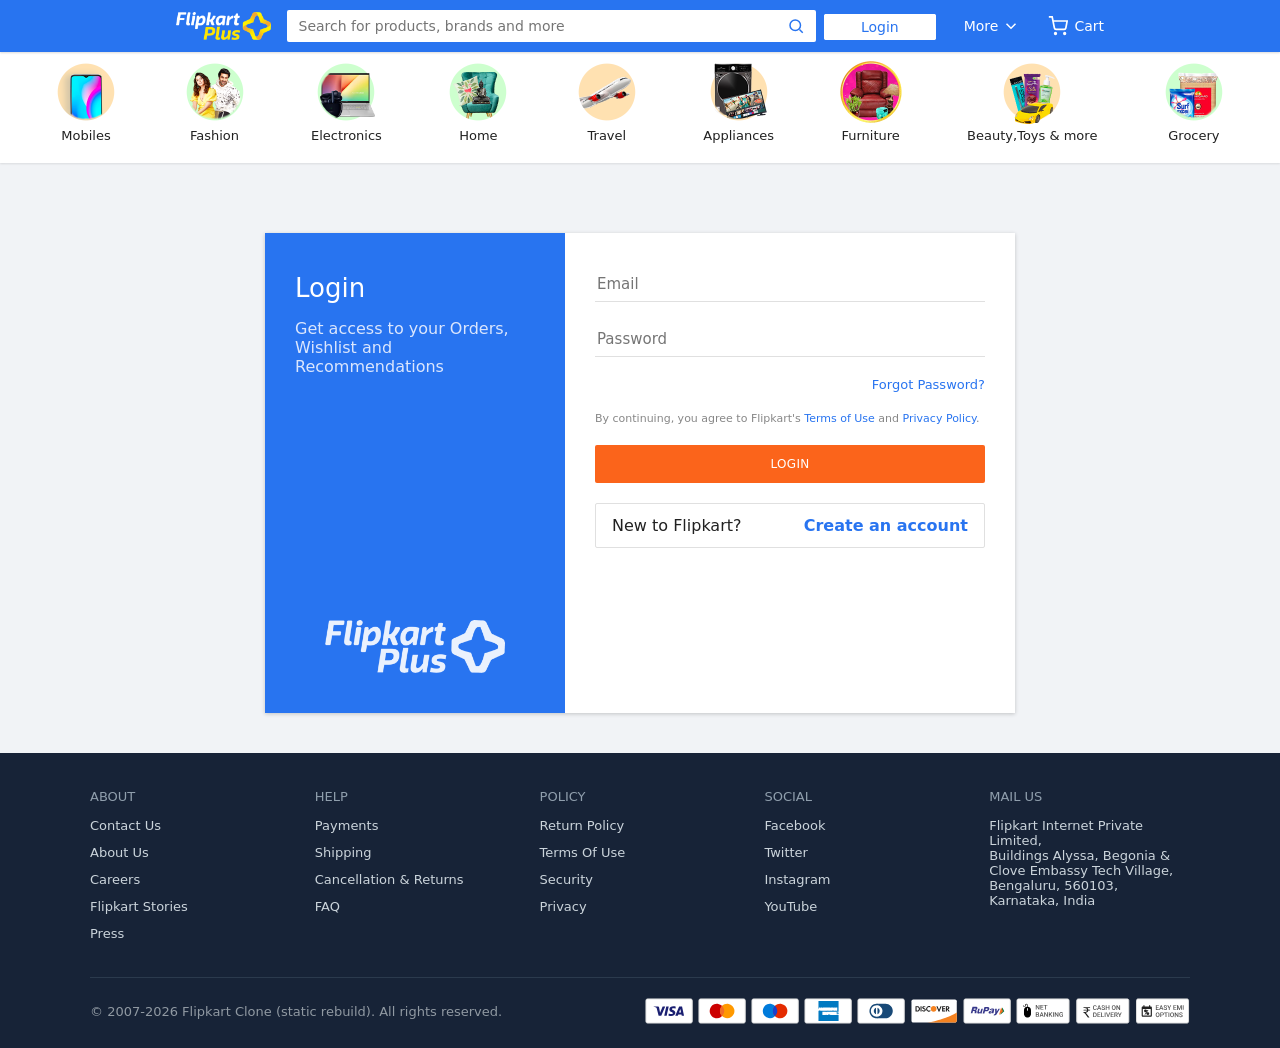
<file: site/account-update.html>
<!DOCTYPE html>
<html lang="en">
<head>
  <meta charset="UTF-8"/>
  <meta name="viewport" content="width=device-width, initial-scale=1.0"/>
  <title>Edit Profile - Flipkart Clone</title>
  <link rel="stylesheet" href="css/style.css"/>
</head>
<body>
  <header class="site-header">
    <div class="header-inner">
      <div class="logo-search">
        <a href="index.html" class="logo-link">
          <img src="assets/images/logo.png" alt="Flipkart Logo" draggable="false"/>
        </a>
        <form class="searchbar" data-search-form>
          <input type="text" name="q" placeholder="Search for products, brands and more" autocomplete="off"/>
          <button type="submit" aria-label="Search">
            <svg width="18" height="18" viewBox="0 0 24 24" fill="none" stroke="currentColor" stroke-width="2"><circle cx="11" cy="11" r="7"/><path d="M21 21l-4.35-4.35"/></svg>
          </button>
        </form>
      </div>

      <div class="header-right">
        <div data-auth-slot></div>

        <span class="more-drop" data-more-drop>
          More
          <svg class="icon" viewBox="0 0 24 24" width="14" height="14" fill="none" stroke="currentColor" stroke-width="2"><path d="M6 9l6 6 6-6"/></svg>
        </span>
        <div class="dropdown-menu" data-more-menu style="display:none;right:0;">
          <ul>
            <li><a href="#">Notification Preferences</a></li>
            <li><a href="#">24x7 Customer Care</a></li>
            <li><a href="#">Advertise</a></li>
            <li><a href="#">Download App</a></li>
          </ul>
        </div>

        <a href="cart.html" class="cart-link">
          <svg width="20" height="20" viewBox="0 0 24 24" fill="none" stroke="currentColor" stroke-width="2"><circle cx="9" cy="21" r="1"/><circle cx="20" cy="21" r="1"/><path d="M1 1h4l2.68 13.39a2 2 0 0 0 2 1.61h9.72a2 2 0 0 0 2-1.61L23 6H6"/></svg>
          <span class="cart-badge" data-cart-badge style="display:none;">0</span>
          <span class="desktop-only">Cart</span>
        </a>
      </div>
    </div>
  </header>

  <section class="categories-bar">
    <div class="categories-list" data-categories-bar></div>
  </section>

  <main class="page-main">
    <div class="account-layout">
      <aside class="account-sidebar">
        <div class="user-card">
          <div class="avatar" data-avatar>U</div>
          <div>
            <div style="font-size:12px;color:var(--grey);">Hello,</div>
            <div style="font-weight:500;" data-account-name>User</div>
          </div>
        </div>
        <nav>
          <a href="account.html">My Profile</a>
          <a href="orders.html">My Orders</a>
          <a href="wishlist.html">My Wishlist</a>
          <a href="account-update.html">Edit Profile</a>
          <button type="button" data-logout-btn>Logout</button>
        </nav>
      </aside>
      <section class="account-main">
        <h2>Edit Profile</h2>
        <form data-update-form style="display:flex;flex-direction:column;gap:18px;max-width:420px;">
          <div class="field">
            <label>Full Name</label>
            <input type="text" data-field="name" required/>
          </div>
          <div class="field">
            <label>Email</label>
            <input type="email" data-field="email" required/>
          </div>
          <button type="submit" class="btn" style="width:auto;padding:10px 24px;">SAVE CHANGES</button>
        </form>
      </section>
    </div>
  </main>

  <footer class="site-footer">
    <div class="footer-grid">
      <div>
        <h4>About</h4>
        <a href="#">Contact Us</a>
        <a href="#">About Us</a>
        <a href="#">Careers</a>
        <a href="#">Flipkart Stories</a>
        <a href="#">Press</a>
      </div>
      <div>
        <h4>Help</h4>
        <a href="#">Payments</a>
        <a href="#">Shipping</a>
        <a href="#">Cancellation &amp; Returns</a>
        <a href="#">FAQ</a>
      </div>
      <div>
        <h4>Policy</h4>
        <a href="#">Return Policy</a>
        <a href="#">Terms Of Use</a>
        <a href="#">Security</a>
        <a href="#">Privacy</a>
      </div>
      <div>
        <h4>Social</h4>
        <a href="#">Facebook</a>
        <a href="#">Twitter</a>
        <a href="#">Instagram</a>
        <a href="#">YouTube</a>
      </div>
      <div>
        <h4>Mail Us</h4>
        <a href="#">Flipkart Internet Private Limited,<br/>Buildings Alyssa, Begonia &amp;<br/>Clove Embassy Tech Village,<br/>Bengaluru, 560103,<br/>Karnataka, India</a>
      </div>
    </div>
    <div class="footer-bottom">
      <span>&copy; 2007-2026 Flipkart Clone (static rebuild). All rights reserved.</span>
      <img src="assets/images/payment-methods.svg" alt="payment methods"/>
    </div>
  </footer>

  <script src="js/data.js"></script>
  <script src="js/app.js"></script>

  <script src="js/account.js"></script>
</body>
</html>
</file>
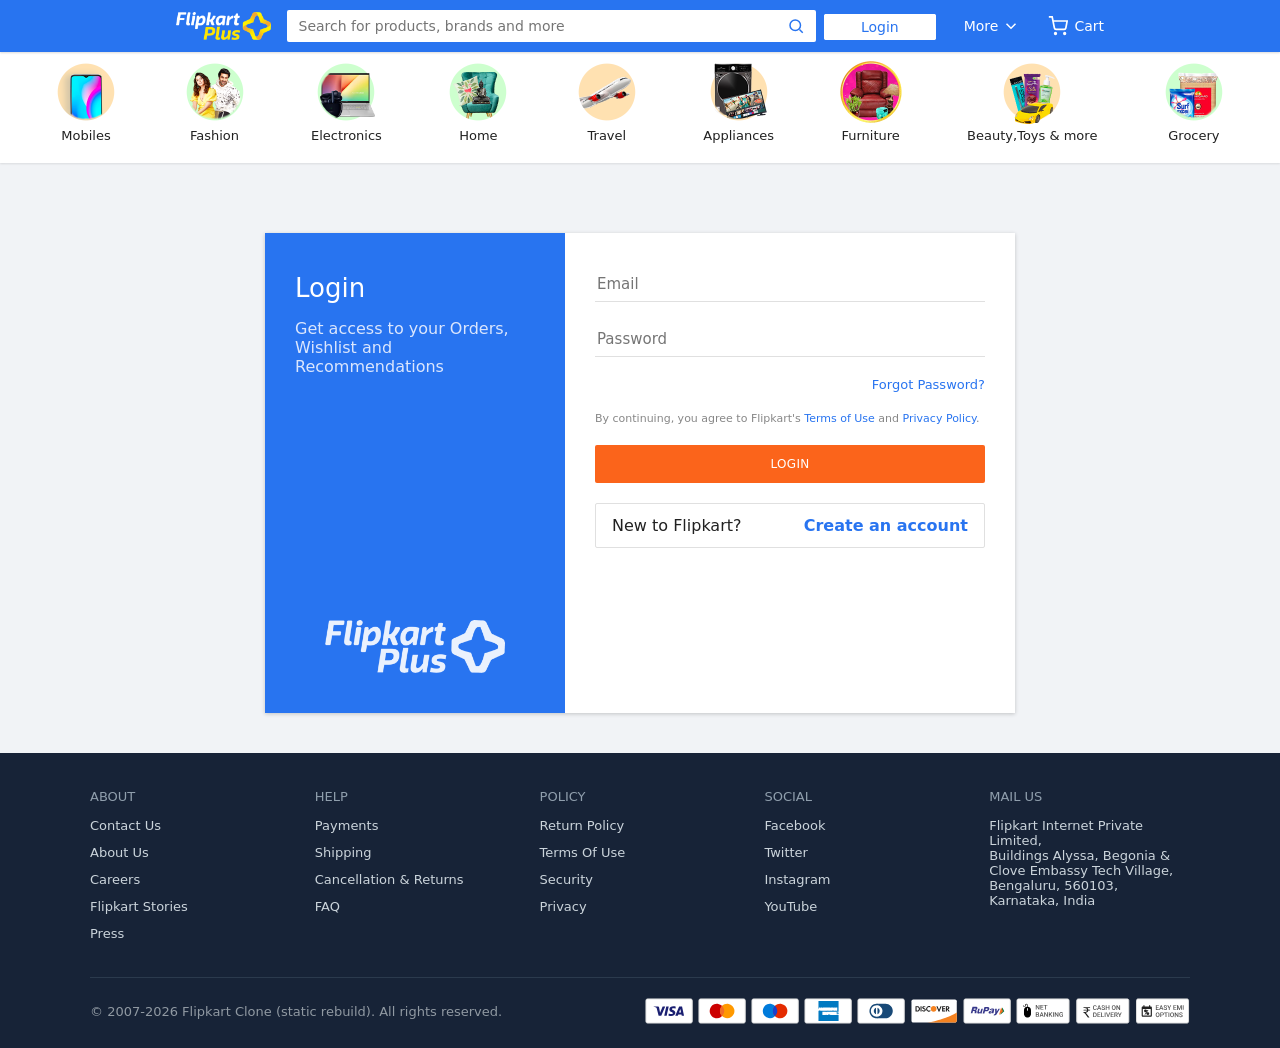
<file: site/account.html>
<!DOCTYPE html>
<html lang="en">
<head>
  <meta charset="UTF-8"/>
  <meta name="viewport" content="width=device-width, initial-scale=1.0"/>
  <title>My Account - Flipkart Clone</title>
  <link rel="stylesheet" href="css/style.css"/>
</head>
<body>
  <header class="site-header">
    <div class="header-inner">
      <div class="logo-search">
        <a href="index.html" class="logo-link">
          <img src="assets/images/logo.png" alt="Flipkart Logo" draggable="false"/>
        </a>
        <form class="searchbar" data-search-form>
          <input type="text" name="q" placeholder="Search for products, brands and more" autocomplete="off"/>
          <button type="submit" aria-label="Search">
            <svg width="18" height="18" viewBox="0 0 24 24" fill="none" stroke="currentColor" stroke-width="2"><circle cx="11" cy="11" r="7"/><path d="M21 21l-4.35-4.35"/></svg>
          </button>
        </form>
      </div>

      <div class="header-right">
        <div data-auth-slot></div>

        <span class="more-drop" data-more-drop>
          More
          <svg class="icon" viewBox="0 0 24 24" width="14" height="14" fill="none" stroke="currentColor" stroke-width="2"><path d="M6 9l6 6 6-6"/></svg>
        </span>
        <div class="dropdown-menu" data-more-menu style="display:none;right:0;">
          <ul>
            <li><a href="#">Notification Preferences</a></li>
            <li><a href="#">24x7 Customer Care</a></li>
            <li><a href="#">Advertise</a></li>
            <li><a href="#">Download App</a></li>
          </ul>
        </div>

        <a href="cart.html" class="cart-link">
          <svg width="20" height="20" viewBox="0 0 24 24" fill="none" stroke="currentColor" stroke-width="2"><circle cx="9" cy="21" r="1"/><circle cx="20" cy="21" r="1"/><path d="M1 1h4l2.68 13.39a2 2 0 0 0 2 1.61h9.72a2 2 0 0 0 2-1.61L23 6H6"/></svg>
          <span class="cart-badge" data-cart-badge style="display:none;">0</span>
          <span class="desktop-only">Cart</span>
        </a>
      </div>
    </div>
  </header>

  <section class="categories-bar">
    <div class="categories-list" data-categories-bar></div>
  </section>

  <main class="page-main">
    <div class="account-layout">
      <aside class="account-sidebar">
        <div class="user-card">
          <div class="avatar" data-avatar>U</div>
          <div>
            <div style="font-size:12px;color:var(--grey);">Hello,</div>
            <div style="font-weight:500;" data-account-name>User</div>
          </div>
        </div>
        <nav>
          <a href="account.html">My Profile</a>
          <a href="orders.html">My Orders</a>
          <a href="wishlist.html">My Wishlist</a>
          <a href="account-update.html">Edit Profile</a>
          <button type="button" data-logout-btn>Logout</button>
        </nav>
      </aside>
      <section class="account-main">
        <h2>My Profile</h2>
        <div class="info-row"><span>Full Name</span><span data-info-name>-</span></div>
        <div class="info-row"><span>Email</span><span data-info-email>-</span></div>
        <div class="info-row"><span>Member Since</span><span data-info-joined>-</span></div>
        <a href="account-update.html" class="btn btn-outline" style="display:inline-block;width:auto;padding:10px 24px;margin-top:20px;">Edit Profile</a>
      </section>
    </div>
  </main>

  <footer class="site-footer">
    <div class="footer-grid">
      <div>
        <h4>About</h4>
        <a href="#">Contact Us</a>
        <a href="#">About Us</a>
        <a href="#">Careers</a>
        <a href="#">Flipkart Stories</a>
        <a href="#">Press</a>
      </div>
      <div>
        <h4>Help</h4>
        <a href="#">Payments</a>
        <a href="#">Shipping</a>
        <a href="#">Cancellation &amp; Returns</a>
        <a href="#">FAQ</a>
      </div>
      <div>
        <h4>Policy</h4>
        <a href="#">Return Policy</a>
        <a href="#">Terms Of Use</a>
        <a href="#">Security</a>
        <a href="#">Privacy</a>
      </div>
      <div>
        <h4>Social</h4>
        <a href="#">Facebook</a>
        <a href="#">Twitter</a>
        <a href="#">Instagram</a>
        <a href="#">YouTube</a>
      </div>
      <div>
        <h4>Mail Us</h4>
        <a href="#">Flipkart Internet Private Limited,<br/>Buildings Alyssa, Begonia &amp;<br/>Clove Embassy Tech Village,<br/>Bengaluru, 560103,<br/>Karnataka, India</a>
      </div>
    </div>
    <div class="footer-bottom">
      <span>&copy; 2007-2026 Flipkart Clone (static rebuild). All rights reserved.</span>
      <img src="assets/images/payment-methods.svg" alt="payment methods"/>
    </div>
  </footer>

  <script src="js/data.js"></script>
  <script src="js/app.js"></script>

  <script src="js/account.js"></script>
</body>
</html>
</file>
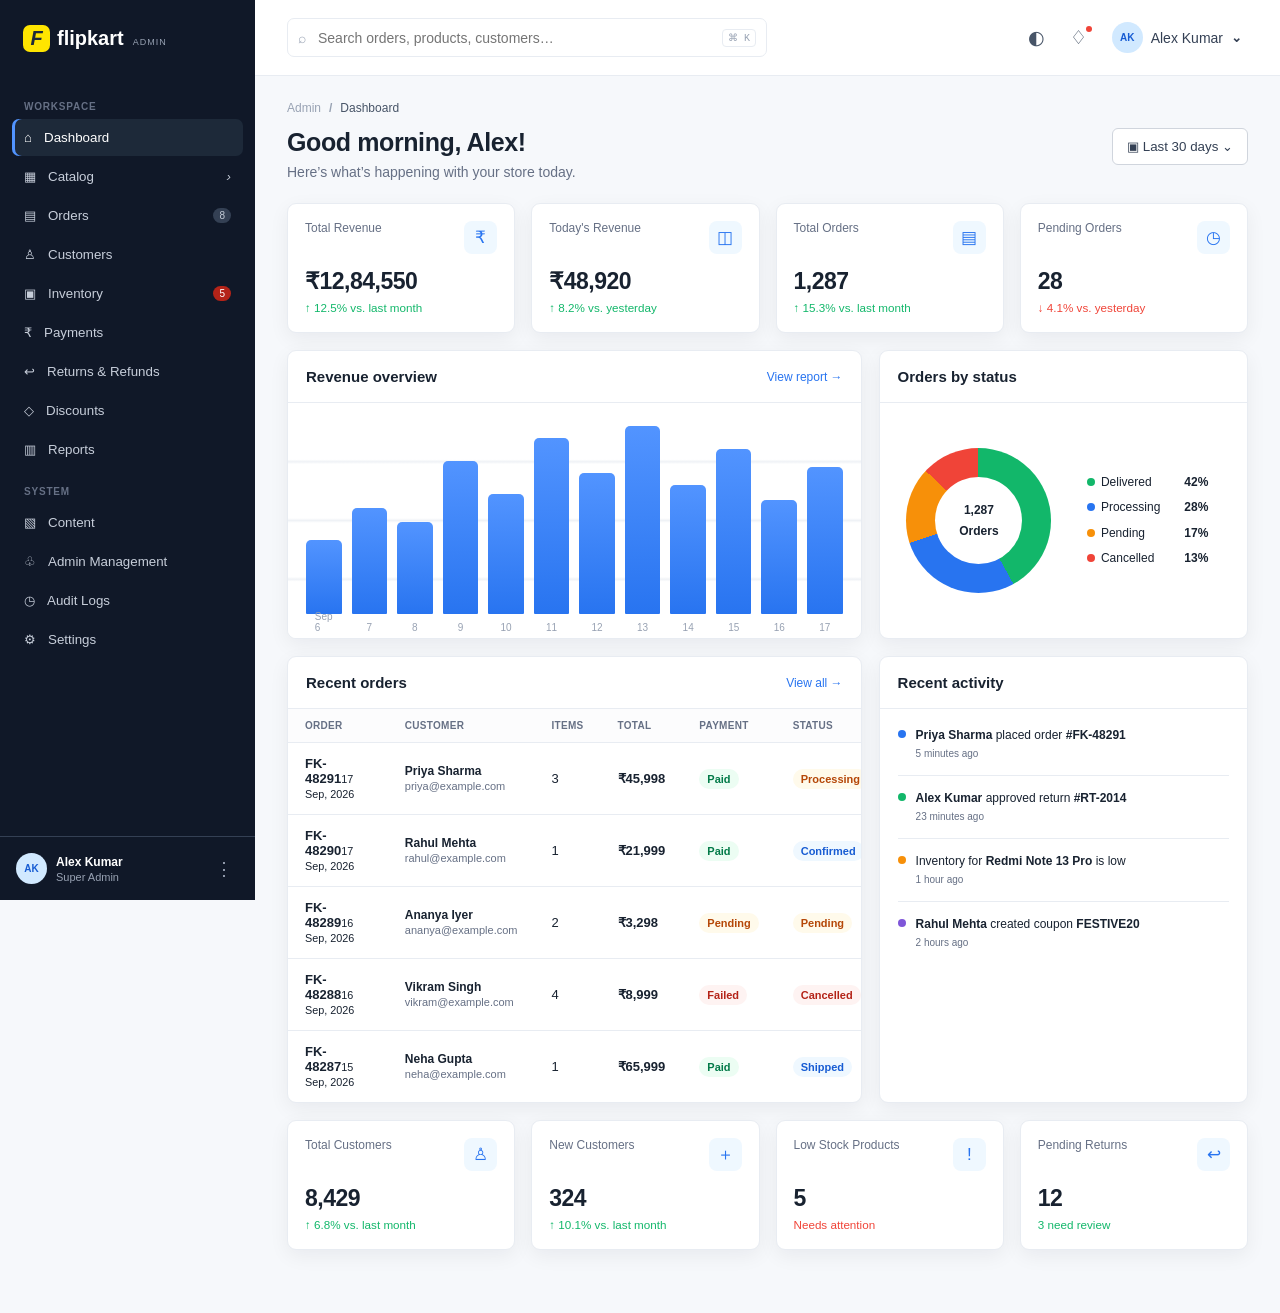
<file: site/admin.html>
<!doctype html>
<html lang="en">
<head>
  <meta charset="utf-8">
  <meta name="viewport" content="width=device-width,initial-scale=1">
  <title>Admin Console · Flipkart Clone</title>
  <link rel="stylesheet" href="css/admin.css">
</head>
<body>
  <div class="admin-shell" data-theme="light">
    <aside class="sidebar" data-sidebar>
      <a class="admin-brand" href="admin.html"><span>F</span><b>flipkart</b><small>ADMIN</small></a>
      <nav class="side-nav" aria-label="Administration">
        <p>WORKSPACE</p>
        <button class="nav-link active" data-view="dashboard">⌂ <span>Dashboard</span></button>
        <button class="nav-link" data-view="products">▦ <span>Catalog</span><i>›</i></button>
        <button class="nav-link" data-view="orders">▤ <span>Orders</span><em>8</em></button>
        <button class="nav-link" data-view="customers">♙ <span>Customers</span></button>
        <button class="nav-link" data-view="inventory">▣ <span>Inventory</span><em class="danger">5</em></button>
        <button class="nav-link" data-view="payments">₹ <span>Payments</span></button>
        <button class="nav-link" data-view="returns">↩ <span>Returns & Refunds</span></button>
        <button class="nav-link" data-view="coupons">◇ <span>Discounts</span></button>
        <button class="nav-link" data-view="reports">▥ <span>Reports</span></button>
        <p>SYSTEM</p>
        <button class="nav-link" data-view="content">▧ <span>Content</span></button>
        <button class="nav-link" data-view="admins">♧ <span>Admin Management</span></button>
        <button class="nav-link" data-view="audit">◷ <span>Audit Logs</span></button>
        <button class="nav-link" data-view="settings">⚙ <span>Settings</span></button>
      </nav>
      <div class="sidebar-user"><span class="avatar">AK</span><div><b>Alex Kumar</b><small>Super Admin</small></div><button data-action="profile" title="Profile">⋮</button></div>
    </aside>
    <main class="admin-main">
      <header class="topbar">
        <button class="icon-btn menu-toggle" data-action="menu" aria-label="Toggle navigation">☰</button>
        <label class="global-search"><span>⌕</span><input data-global-search placeholder="Search orders, products, customers…"><kbd>⌘ K</kbd></label>
        <div class="top-actions"><button class="icon-btn theme-toggle" data-action="theme" title="Toggle theme">◐</button><button class="icon-btn notification" data-action="notifications" title="Notifications">♢<i></i></button><button class="profile-button" data-action="profile"><span class="avatar">AK</span><span>Alex Kumar</span><b>⌄</b></button></div>
      </header>
      <section class="workspace">
        <div class="breadcrumb"><span>Admin</span><b>/</b><span data-breadcrumb>Dashboard</span></div>
        <div id="admin-app" aria-live="polite"></div>
      </section>
    </main>
  </div>
  <div class="modal-root" data-modal-root></div>
  <div class="toast-root" data-toast-root></div>
  <script src="js/data.js"></script>
  <script src="js/admin.js"></script>
</body>
</html>
</file>
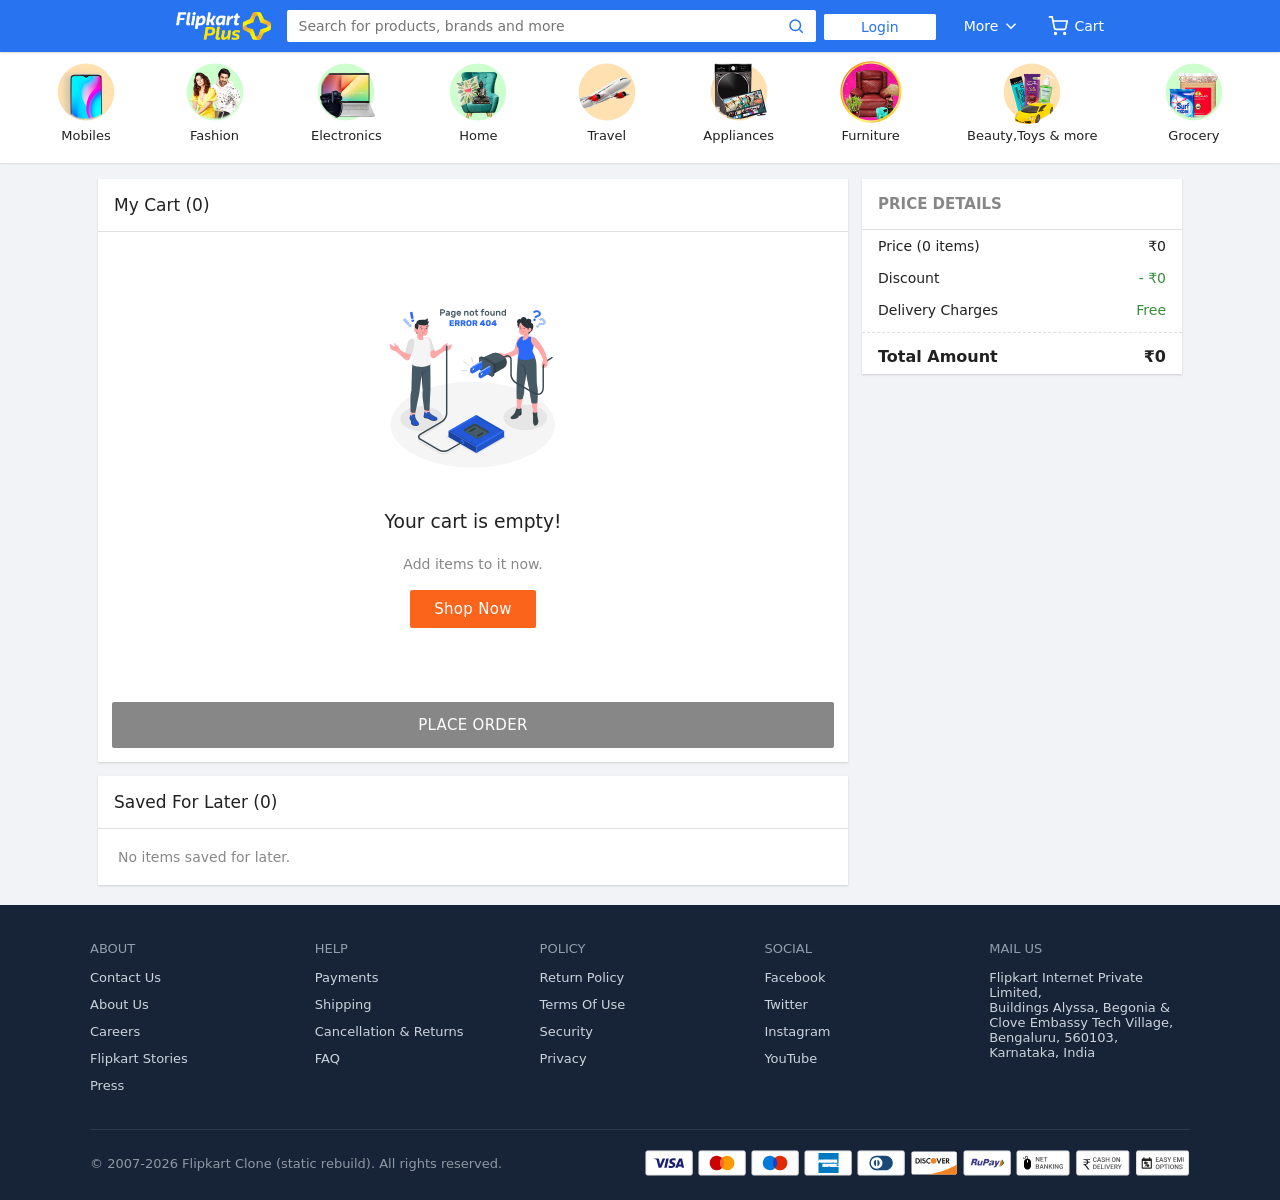
<file: site/cart.html>
<!DOCTYPE html>
<html lang="en">
<head>
  <meta charset="UTF-8"/>
  <meta name="viewport" content="width=device-width, initial-scale=1.0"/>
  <title>Shopping Cart - Flipkart Clone</title>
  <link rel="stylesheet" href="css/style.css"/>
</head>
<body>
  <header class="site-header">
    <div class="header-inner">
      <div class="logo-search">
        <a href="index.html" class="logo-link">
          <img src="assets/images/logo.png" alt="Flipkart Logo" draggable="false"/>
        </a>
        <form class="searchbar" data-search-form>
          <input type="text" name="q" placeholder="Search for products, brands and more" autocomplete="off"/>
          <button type="submit" aria-label="Search">
            <svg width="18" height="18" viewBox="0 0 24 24" fill="none" stroke="currentColor" stroke-width="2"><circle cx="11" cy="11" r="7"/><path d="M21 21l-4.35-4.35"/></svg>
          </button>
        </form>
      </div>

      <div class="header-right">
        <div data-auth-slot></div>

        <span class="more-drop" data-more-drop>
          More
          <svg class="icon" viewBox="0 0 24 24" width="14" height="14" fill="none" stroke="currentColor" stroke-width="2"><path d="M6 9l6 6 6-6"/></svg>
        </span>
        <div class="dropdown-menu" data-more-menu style="display:none;right:0;">
          <ul>
            <li><a href="#">Notification Preferences</a></li>
            <li><a href="#">24x7 Customer Care</a></li>
            <li><a href="#">Advertise</a></li>
            <li><a href="#">Download App</a></li>
          </ul>
        </div>

        <a href="cart.html" class="cart-link">
          <svg width="20" height="20" viewBox="0 0 24 24" fill="none" stroke="currentColor" stroke-width="2"><circle cx="9" cy="21" r="1"/><circle cx="20" cy="21" r="1"/><path d="M1 1h4l2.68 13.39a2 2 0 0 0 2 1.61h9.72a2 2 0 0 0 2-1.61L23 6H6"/></svg>
          <span class="cart-badge" data-cart-badge style="display:none;">0</span>
          <span class="desktop-only">Cart</span>
        </a>
      </div>
    </div>
  </header>

  <section class="categories-bar">
    <div class="categories-list" data-categories-bar></div>
  </section>

  <main class="page-main">
    <div class="cart-layout">
      <div class="cart-col">
        <div class="cart-block">
          <div class="cart-block-head" data-cart-heading>My Cart (0)</div>
          <div data-cart-items></div>
          <div class="place-order-row">
            <button class="btn btn-buy" data-place-order disabled>PLACE ORDER</button>
          </div>
        </div>

        <div class="cart-block">
          <div class="cart-block-head" data-sfl-heading>Saved For Later (0)</div>
          <div data-sfl-items></div>
        </div>
      </div>

      <aside class="price-sidebar" data-price-sidebar></aside>
    </div>
  </main>

  <footer class="site-footer">
    <div class="footer-grid">
      <div>
        <h4>About</h4>
        <a href="#">Contact Us</a>
        <a href="#">About Us</a>
        <a href="#">Careers</a>
        <a href="#">Flipkart Stories</a>
        <a href="#">Press</a>
      </div>
      <div>
        <h4>Help</h4>
        <a href="#">Payments</a>
        <a href="#">Shipping</a>
        <a href="#">Cancellation &amp; Returns</a>
        <a href="#">FAQ</a>
      </div>
      <div>
        <h4>Policy</h4>
        <a href="#">Return Policy</a>
        <a href="#">Terms Of Use</a>
        <a href="#">Security</a>
        <a href="#">Privacy</a>
      </div>
      <div>
        <h4>Social</h4>
        <a href="#">Facebook</a>
        <a href="#">Twitter</a>
        <a href="#">Instagram</a>
        <a href="#">YouTube</a>
      </div>
      <div>
        <h4>Mail Us</h4>
        <a href="#">Flipkart Internet Private Limited,<br/>Buildings Alyssa, Begonia &amp;<br/>Clove Embassy Tech Village,<br/>Bengaluru, 560103,<br/>Karnataka, India</a>
      </div>
    </div>
    <div class="footer-bottom">
      <span>&copy; 2007-2026 Flipkart Clone (static rebuild). All rights reserved.</span>
      <img src="assets/images/payment-methods.svg" alt="payment methods"/>
    </div>
  </footer>

  <script src="js/data.js"></script>
  <script src="js/app.js"></script>

  <script src="js/cart.js"></script>
</body>
</html>
</file>
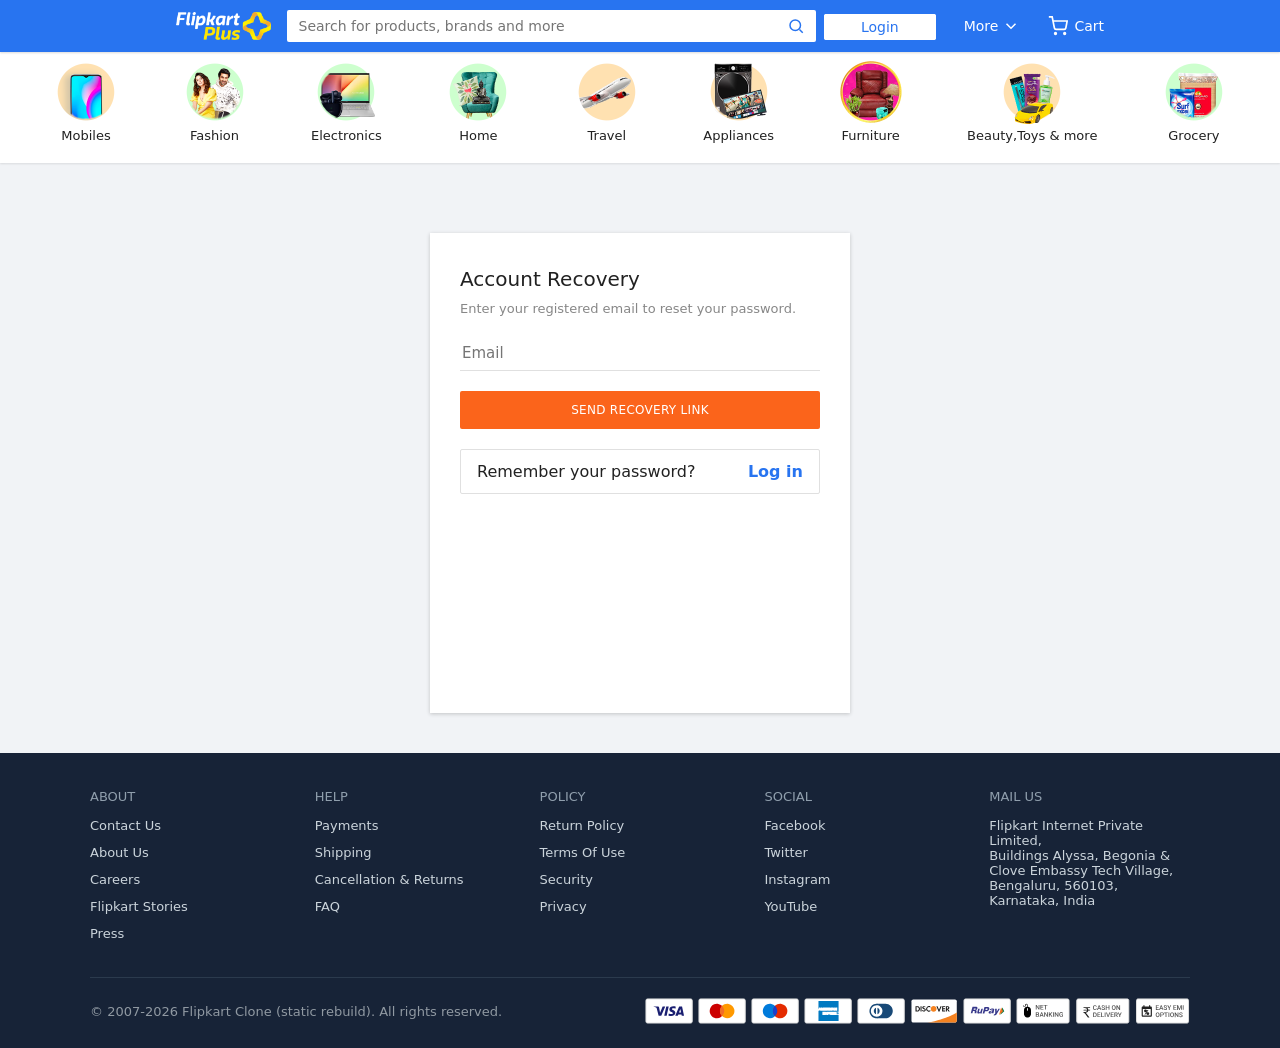
<file: site/forgot-password.html>
<!DOCTYPE html>
<html lang="en">
<head>
  <meta charset="UTF-8"/>
  <meta name="viewport" content="width=device-width, initial-scale=1.0"/>
  <title>Forgot Password - Flipkart Clone</title>
  <link rel="stylesheet" href="css/style.css"/>
</head>
<body>
  <header class="site-header">
    <div class="header-inner">
      <div class="logo-search">
        <a href="index.html" class="logo-link">
          <img src="assets/images/logo.png" alt="Flipkart Logo" draggable="false"/>
        </a>
        <form class="searchbar" data-search-form>
          <input type="text" name="q" placeholder="Search for products, brands and more" autocomplete="off"/>
          <button type="submit" aria-label="Search">
            <svg width="18" height="18" viewBox="0 0 24 24" fill="none" stroke="currentColor" stroke-width="2"><circle cx="11" cy="11" r="7"/><path d="M21 21l-4.35-4.35"/></svg>
          </button>
        </form>
      </div>

      <div class="header-right">
        <div data-auth-slot></div>

        <span class="more-drop" data-more-drop>
          More
          <svg class="icon" viewBox="0 0 24 24" width="14" height="14" fill="none" stroke="currentColor" stroke-width="2"><path d="M6 9l6 6 6-6"/></svg>
        </span>
        <div class="dropdown-menu" data-more-menu style="display:none;right:0;">
          <ul>
            <li><a href="#">Notification Preferences</a></li>
            <li><a href="#">24x7 Customer Care</a></li>
            <li><a href="#">Advertise</a></li>
            <li><a href="#">Download App</a></li>
          </ul>
        </div>

        <a href="cart.html" class="cart-link">
          <svg width="20" height="20" viewBox="0 0 24 24" fill="none" stroke="currentColor" stroke-width="2"><circle cx="9" cy="21" r="1"/><circle cx="20" cy="21" r="1"/><path d="M1 1h4l2.68 13.39a2 2 0 0 0 2 1.61h9.72a2 2 0 0 0 2-1.61L23 6H6"/></svg>
          <span class="cart-badge" data-cart-badge style="display:none;">0</span>
          <span class="desktop-only">Cart</span>
        </a>
      </div>
    </div>
  </header>

  <section class="categories-bar">
    <div class="categories-list" data-categories-bar></div>
  </section>

  <main>
    <div class="auth-wrap" style="max-width:420px;">
      <form class="auth-form" data-forgot-form novalidate style="width:100%;">
        <h2 style="font-weight:500;font-size:20px;margin:0;">Account Recovery</h2>
        <p style="font-size:13px;color:var(--grey);margin:-10px 0 0;">Enter your registered email to reset your password.</p>
        <div class="field">
          <input type="email" placeholder="Email" required data-field="email"/>
        </div>
        <button type="submit" class="btn">SEND RECOVERY LINK</button>
        <div class="auth-alt">
          Remember your password? <a href="login.html">Log in</a>
        </div>
      </form>
    </div>
  </main>

  <footer class="site-footer">
    <div class="footer-grid">
      <div>
        <h4>About</h4>
        <a href="#">Contact Us</a>
        <a href="#">About Us</a>
        <a href="#">Careers</a>
        <a href="#">Flipkart Stories</a>
        <a href="#">Press</a>
      </div>
      <div>
        <h4>Help</h4>
        <a href="#">Payments</a>
        <a href="#">Shipping</a>
        <a href="#">Cancellation &amp; Returns</a>
        <a href="#">FAQ</a>
      </div>
      <div>
        <h4>Policy</h4>
        <a href="#">Return Policy</a>
        <a href="#">Terms Of Use</a>
        <a href="#">Security</a>
        <a href="#">Privacy</a>
      </div>
      <div>
        <h4>Social</h4>
        <a href="#">Facebook</a>
        <a href="#">Twitter</a>
        <a href="#">Instagram</a>
        <a href="#">YouTube</a>
      </div>
      <div>
        <h4>Mail Us</h4>
        <a href="#">Flipkart Internet Private Limited,<br/>Buildings Alyssa, Begonia &amp;<br/>Clove Embassy Tech Village,<br/>Bengaluru, 560103,<br/>Karnataka, India</a>
      </div>
    </div>
    <div class="footer-bottom">
      <span>&copy; 2007-2026 Flipkart Clone (static rebuild). All rights reserved.</span>
      <img src="assets/images/payment-methods.svg" alt="payment methods"/>
    </div>
  </footer>

  <script src="js/data.js"></script>
  <script src="js/app.js"></script>

  <script src="js/auth-pages.js"></script>
</body>
</html>
</file>
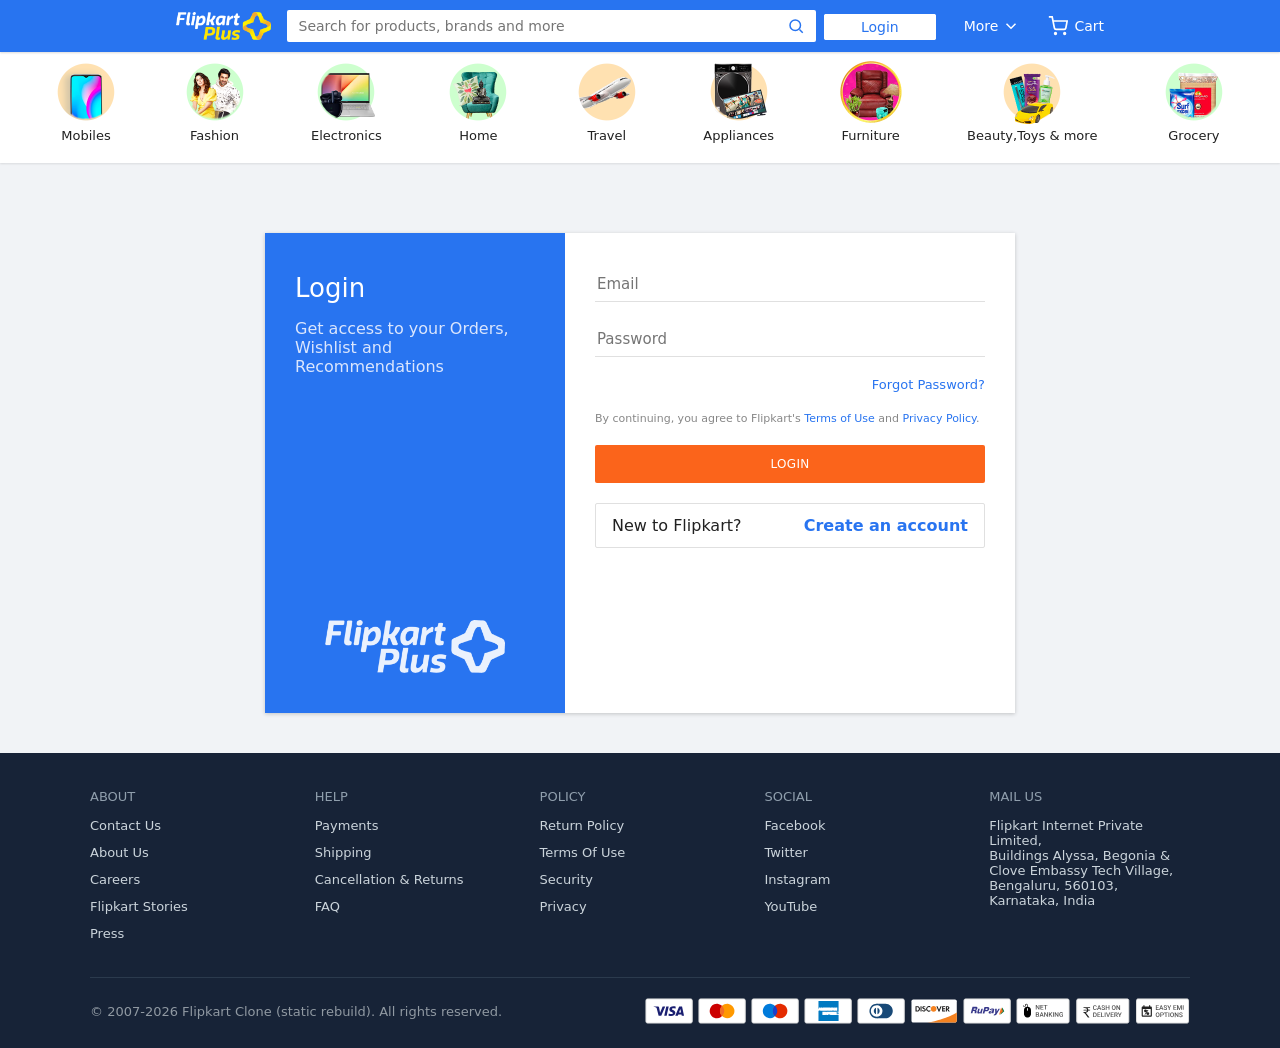
<file: site/login.html>
<!DOCTYPE html>
<html lang="en">
<head>
  <meta charset="UTF-8"/>
  <meta name="viewport" content="width=device-width, initial-scale=1.0"/>
  <title>Login - Flipkart Clone</title>
  <link rel="stylesheet" href="css/style.css"/>
</head>
<body>
  <header class="site-header">
    <div class="header-inner">
      <div class="logo-search">
        <a href="index.html" class="logo-link">
          <img src="assets/images/logo.png" alt="Flipkart Logo" draggable="false"/>
        </a>
        <form class="searchbar" data-search-form>
          <input type="text" name="q" placeholder="Search for products, brands and more" autocomplete="off"/>
          <button type="submit" aria-label="Search">
            <svg width="18" height="18" viewBox="0 0 24 24" fill="none" stroke="currentColor" stroke-width="2"><circle cx="11" cy="11" r="7"/><path d="M21 21l-4.35-4.35"/></svg>
          </button>
        </form>
      </div>

      <div class="header-right">
        <div data-auth-slot></div>

        <span class="more-drop" data-more-drop>
          More
          <svg class="icon" viewBox="0 0 24 24" width="14" height="14" fill="none" stroke="currentColor" stroke-width="2"><path d="M6 9l6 6 6-6"/></svg>
        </span>
        <div class="dropdown-menu" data-more-menu style="display:none;right:0;">
          <ul>
            <li><a href="#">Notification Preferences</a></li>
            <li><a href="#">24x7 Customer Care</a></li>
            <li><a href="#">Advertise</a></li>
            <li><a href="#">Download App</a></li>
          </ul>
        </div>

        <a href="cart.html" class="cart-link">
          <svg width="20" height="20" viewBox="0 0 24 24" fill="none" stroke="currentColor" stroke-width="2"><circle cx="9" cy="21" r="1"/><circle cx="20" cy="21" r="1"/><path d="M1 1h4l2.68 13.39a2 2 0 0 0 2 1.61h9.72a2 2 0 0 0 2-1.61L23 6H6"/></svg>
          <span class="cart-badge" data-cart-badge style="display:none;">0</span>
          <span class="desktop-only">Cart</span>
        </a>
      </div>
    </div>
  </header>

  <section class="categories-bar">
    <div class="categories-list" data-categories-bar></div>
  </section>

  <main>
    <div class="auth-wrap">
      <div class="auth-side">
        <div>
          <h2>Login</h2>
          <p>Get access to your Orders, Wishlist and Recommendations</p>
        </div>
        <img src="assets/images/logo.png" alt="" style="filter:brightness(0) invert(1);opacity:.9;"/>
      </div>
      <form class="auth-form" data-login-form novalidate>
        <div class="field">
          <input type="email" placeholder="Email" required data-field="email"/>
          <div class="field-error" data-error="email">Please enter a valid email</div>
        </div>
        <div class="field">
          <input type="password" placeholder="Password" required data-field="password"/>
          <div class="field-error" data-error="password">Password must be at least 6 characters</div>
        </div>
        <a href="forgot-password.html" class="forgot-link">Forgot Password?</a>
        <div class="terms">By continuing, you agree to Flipkart's <a href="#">Terms of Use</a> and <a href="#">Privacy Policy</a>.</div>
        <button type="submit" class="btn">LOGIN</button>
        <div class="auth-alt">
          New to Flipkart? <a href="register.html">Create an account</a>
        </div>
      </form>
    </div>
  </main>

  <footer class="site-footer">
    <div class="footer-grid">
      <div>
        <h4>About</h4>
        <a href="#">Contact Us</a>
        <a href="#">About Us</a>
        <a href="#">Careers</a>
        <a href="#">Flipkart Stories</a>
        <a href="#">Press</a>
      </div>
      <div>
        <h4>Help</h4>
        <a href="#">Payments</a>
        <a href="#">Shipping</a>
        <a href="#">Cancellation &amp; Returns</a>
        <a href="#">FAQ</a>
      </div>
      <div>
        <h4>Policy</h4>
        <a href="#">Return Policy</a>
        <a href="#">Terms Of Use</a>
        <a href="#">Security</a>
        <a href="#">Privacy</a>
      </div>
      <div>
        <h4>Social</h4>
        <a href="#">Facebook</a>
        <a href="#">Twitter</a>
        <a href="#">Instagram</a>
        <a href="#">YouTube</a>
      </div>
      <div>
        <h4>Mail Us</h4>
        <a href="#">Flipkart Internet Private Limited,<br/>Buildings Alyssa, Begonia &amp;<br/>Clove Embassy Tech Village,<br/>Bengaluru, 560103,<br/>Karnataka, India</a>
      </div>
    </div>
    <div class="footer-bottom">
      <span>&copy; 2007-2026 Flipkart Clone (static rebuild). All rights reserved.</span>
      <img src="assets/images/payment-methods.svg" alt="payment methods"/>
    </div>
  </footer>

  <script src="js/data.js"></script>
  <script src="js/app.js"></script>

  <script src="js/auth-pages.js"></script>
</body>
</html>
</file>
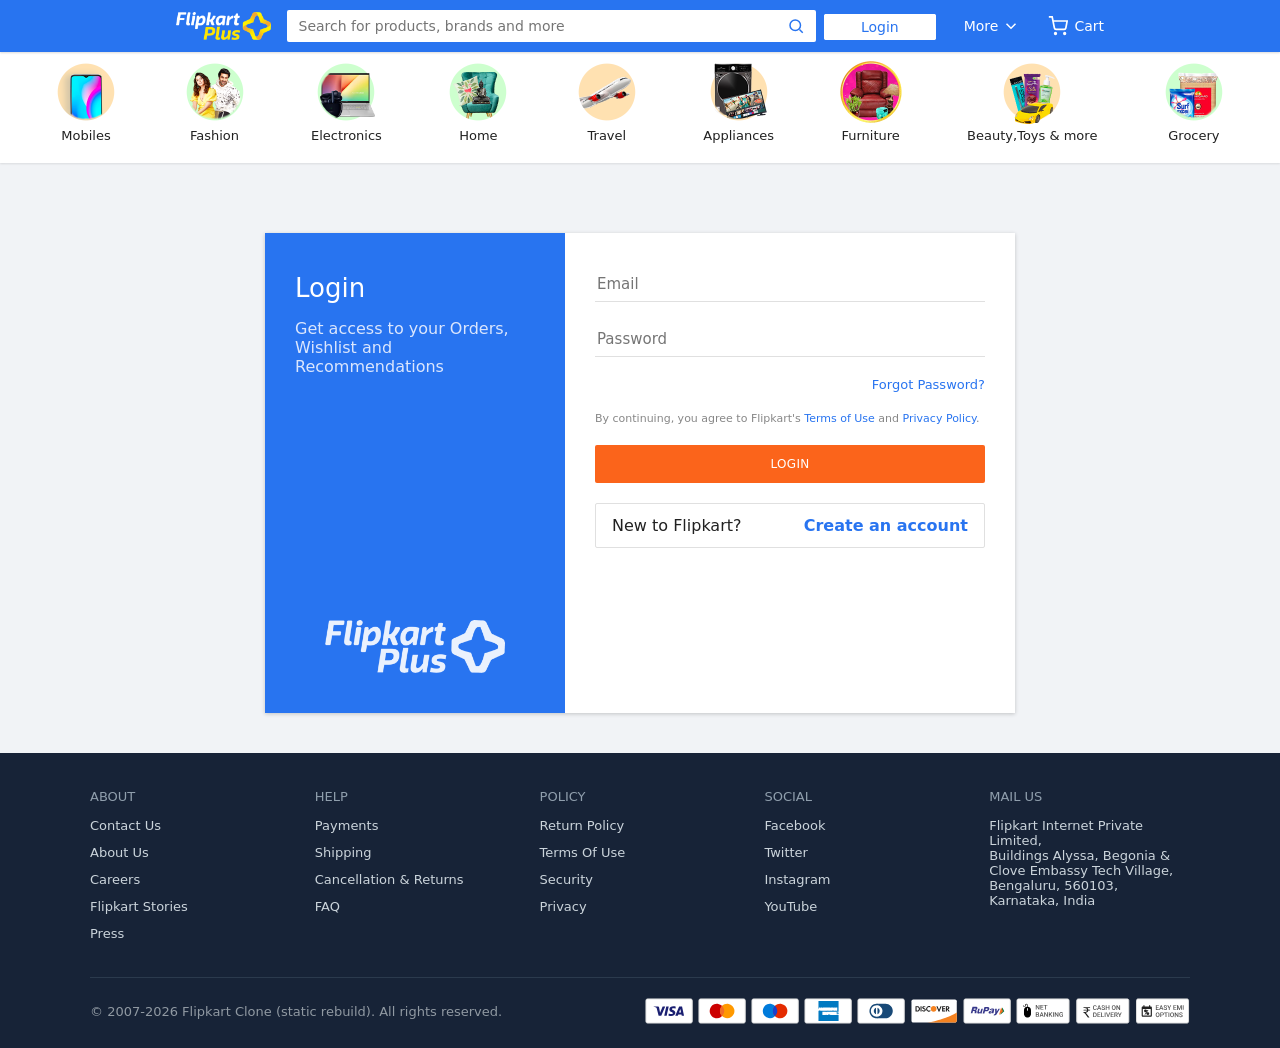
<file: site/orders.html>
<!DOCTYPE html>
<html lang="en">
<head>
  <meta charset="UTF-8"/>
  <meta name="viewport" content="width=device-width, initial-scale=1.0"/>
  <title>My Orders - Flipkart Clone</title>
  <link rel="stylesheet" href="css/style.css"/>
</head>
<body>
  <header class="site-header">
    <div class="header-inner">
      <div class="logo-search">
        <a href="index.html" class="logo-link">
          <img src="assets/images/logo.png" alt="Flipkart Logo" draggable="false"/>
        </a>
        <form class="searchbar" data-search-form>
          <input type="text" name="q" placeholder="Search for products, brands and more" autocomplete="off"/>
          <button type="submit" aria-label="Search">
            <svg width="18" height="18" viewBox="0 0 24 24" fill="none" stroke="currentColor" stroke-width="2"><circle cx="11" cy="11" r="7"/><path d="M21 21l-4.35-4.35"/></svg>
          </button>
        </form>
      </div>

      <div class="header-right">
        <div data-auth-slot></div>

        <span class="more-drop" data-more-drop>
          More
          <svg class="icon" viewBox="0 0 24 24" width="14" height="14" fill="none" stroke="currentColor" stroke-width="2"><path d="M6 9l6 6 6-6"/></svg>
        </span>
        <div class="dropdown-menu" data-more-menu style="display:none;right:0;">
          <ul>
            <li><a href="#">Notification Preferences</a></li>
            <li><a href="#">24x7 Customer Care</a></li>
            <li><a href="#">Advertise</a></li>
            <li><a href="#">Download App</a></li>
          </ul>
        </div>

        <a href="cart.html" class="cart-link">
          <svg width="20" height="20" viewBox="0 0 24 24" fill="none" stroke="currentColor" stroke-width="2"><circle cx="9" cy="21" r="1"/><circle cx="20" cy="21" r="1"/><path d="M1 1h4l2.68 13.39a2 2 0 0 0 2 1.61h9.72a2 2 0 0 0 2-1.61L23 6H6"/></svg>
          <span class="cart-badge" data-cart-badge style="display:none;">0</span>
          <span class="desktop-only">Cart</span>
        </a>
      </div>
    </div>
  </header>

  <section class="categories-bar">
    <div class="categories-list" data-categories-bar></div>
  </section>

  <main class="page-main">
    <div class="account-layout">
      <aside class="account-sidebar">
        <div class="user-card">
          <div class="avatar" data-avatar>U</div>
          <div>
            <div style="font-size:12px;color:var(--grey);">Hello,</div>
            <div style="font-weight:500;" data-account-name>User</div>
          </div>
        </div>
        <nav>
          <a href="account.html">My Profile</a>
          <a href="orders.html">My Orders</a>
          <a href="wishlist.html">My Wishlist</a>
          <a href="account-update.html">Edit Profile</a>
          <button type="button" data-logout-btn>Logout</button>
        </nav>
      </aside>
      <section class="account-main">
        <h2>My Orders</h2>
        <div data-orders-list></div>
      </section>
    </div>
  </main>

  <footer class="site-footer">
    <div class="footer-grid">
      <div>
        <h4>About</h4>
        <a href="#">Contact Us</a>
        <a href="#">About Us</a>
        <a href="#">Careers</a>
        <a href="#">Flipkart Stories</a>
        <a href="#">Press</a>
      </div>
      <div>
        <h4>Help</h4>
        <a href="#">Payments</a>
        <a href="#">Shipping</a>
        <a href="#">Cancellation &amp; Returns</a>
        <a href="#">FAQ</a>
      </div>
      <div>
        <h4>Policy</h4>
        <a href="#">Return Policy</a>
        <a href="#">Terms Of Use</a>
        <a href="#">Security</a>
        <a href="#">Privacy</a>
      </div>
      <div>
        <h4>Social</h4>
        <a href="#">Facebook</a>
        <a href="#">Twitter</a>
        <a href="#">Instagram</a>
        <a href="#">YouTube</a>
      </div>
      <div>
        <h4>Mail Us</h4>
        <a href="#">Flipkart Internet Private Limited,<br/>Buildings Alyssa, Begonia &amp;<br/>Clove Embassy Tech Village,<br/>Bengaluru, 560103,<br/>Karnataka, India</a>
      </div>
    </div>
    <div class="footer-bottom">
      <span>&copy; 2007-2026 Flipkart Clone (static rebuild). All rights reserved.</span>
      <img src="assets/images/payment-methods.svg" alt="payment methods"/>
    </div>
  </footer>

  <script src="js/data.js"></script>
  <script src="js/app.js"></script>

  <script src="js/account.js"></script>
  <script src="js/orders.js"></script>
</body>
</html>
</file>
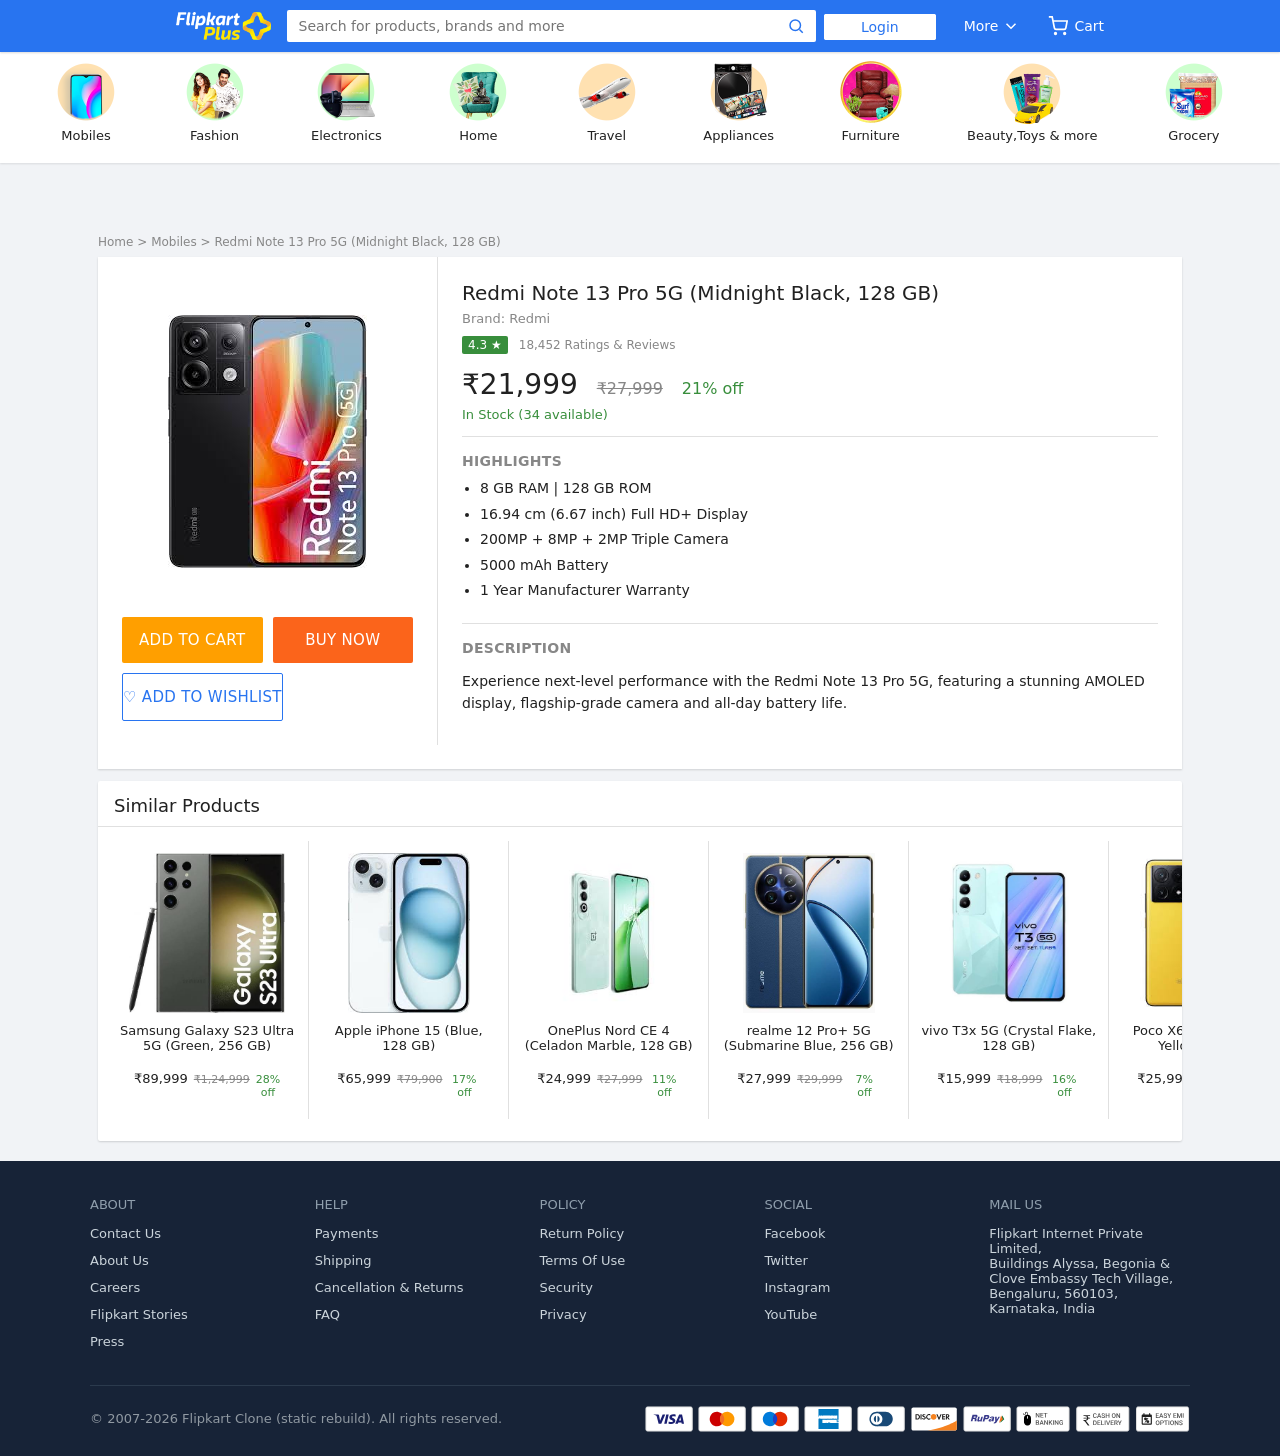
<file: site/product.html>
<!DOCTYPE html>
<html lang="en">
<head>
  <meta charset="UTF-8"/>
  <meta name="viewport" content="width=device-width, initial-scale=1.0"/>
  <title>Product Details - Flipkart Clone</title>
  <link rel="stylesheet" href="css/style.css"/>
</head>
<body>
  <header class="site-header">
    <div class="header-inner">
      <div class="logo-search">
        <a href="index.html" class="logo-link">
          <img src="assets/images/logo.png" alt="Flipkart Logo" draggable="false"/>
        </a>
        <form class="searchbar" data-search-form>
          <input type="text" name="q" placeholder="Search for products, brands and more" autocomplete="off"/>
          <button type="submit" aria-label="Search">
            <svg width="18" height="18" viewBox="0 0 24 24" fill="none" stroke="currentColor" stroke-width="2"><circle cx="11" cy="11" r="7"/><path d="M21 21l-4.35-4.35"/></svg>
          </button>
        </form>
      </div>

      <div class="header-right">
        <div data-auth-slot></div>

        <span class="more-drop" data-more-drop>
          More
          <svg class="icon" viewBox="0 0 24 24" width="14" height="14" fill="none" stroke="currentColor" stroke-width="2"><path d="M6 9l6 6 6-6"/></svg>
        </span>
        <div class="dropdown-menu" data-more-menu style="display:none;right:0;">
          <ul>
            <li><a href="#">Notification Preferences</a></li>
            <li><a href="#">24x7 Customer Care</a></li>
            <li><a href="#">Advertise</a></li>
            <li><a href="#">Download App</a></li>
          </ul>
        </div>

        <a href="cart.html" class="cart-link">
          <svg width="20" height="20" viewBox="0 0 24 24" fill="none" stroke="currentColor" stroke-width="2"><circle cx="9" cy="21" r="1"/><circle cx="20" cy="21" r="1"/><path d="M1 1h4l2.68 13.39a2 2 0 0 0 2 1.61h9.72a2 2 0 0 0 2-1.61L23 6H6"/></svg>
          <span class="cart-badge" data-cart-badge style="display:none;">0</span>
          <span class="desktop-only">Cart</span>
        </a>
      </div>
    </div>
  </header>

  <section class="categories-bar">
    <div class="categories-list" data-categories-bar></div>
  </section>

  <div class="breadcrumb" style="margin-top:72px;" data-breadcrumb></div>
  <main class="page-main" style="margin-top:8px;">
    <div class="pd-wrap" data-product-root>
      <!-- filled by js/product.js -->
    </div>

    <section class="related-wrap section-card" style="margin-top:0;">
      <div class="section-head"><h2>Similar Products</h2></div>
      <div class="slider-row" data-related-row></div>
    </section>
  </main>

  <footer class="site-footer">
    <div class="footer-grid">
      <div>
        <h4>About</h4>
        <a href="#">Contact Us</a>
        <a href="#">About Us</a>
        <a href="#">Careers</a>
        <a href="#">Flipkart Stories</a>
        <a href="#">Press</a>
      </div>
      <div>
        <h4>Help</h4>
        <a href="#">Payments</a>
        <a href="#">Shipping</a>
        <a href="#">Cancellation &amp; Returns</a>
        <a href="#">FAQ</a>
      </div>
      <div>
        <h4>Policy</h4>
        <a href="#">Return Policy</a>
        <a href="#">Terms Of Use</a>
        <a href="#">Security</a>
        <a href="#">Privacy</a>
      </div>
      <div>
        <h4>Social</h4>
        <a href="#">Facebook</a>
        <a href="#">Twitter</a>
        <a href="#">Instagram</a>
        <a href="#">YouTube</a>
      </div>
      <div>
        <h4>Mail Us</h4>
        <a href="#">Flipkart Internet Private Limited,<br/>Buildings Alyssa, Begonia &amp;<br/>Clove Embassy Tech Village,<br/>Bengaluru, 560103,<br/>Karnataka, India</a>
      </div>
    </div>
    <div class="footer-bottom">
      <span>&copy; 2007-2026 Flipkart Clone (static rebuild). All rights reserved.</span>
      <img src="assets/images/payment-methods.svg" alt="payment methods"/>
    </div>
  </footer>

  <script src="js/data.js"></script>
  <script src="js/app.js"></script>

  <script src="js/product.js"></script>
</body>
</html>
</file>
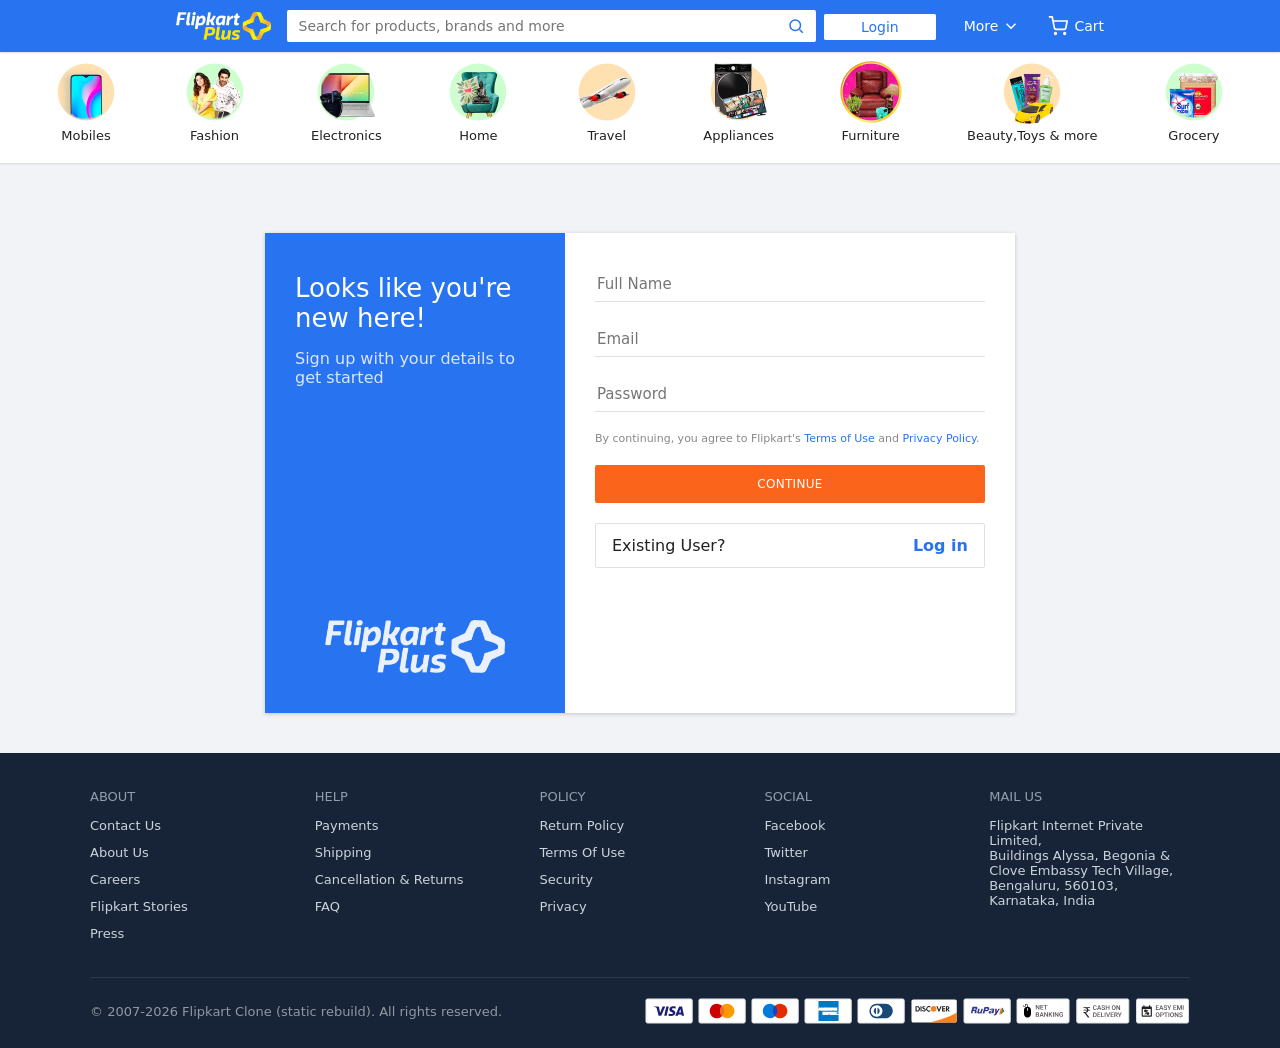
<file: site/register.html>
<!DOCTYPE html>
<html lang="en">
<head>
  <meta charset="UTF-8"/>
  <meta name="viewport" content="width=device-width, initial-scale=1.0"/>
  <title>Sign Up - Flipkart Clone</title>
  <link rel="stylesheet" href="css/style.css"/>
</head>
<body>
  <header class="site-header">
    <div class="header-inner">
      <div class="logo-search">
        <a href="index.html" class="logo-link">
          <img src="assets/images/logo.png" alt="Flipkart Logo" draggable="false"/>
        </a>
        <form class="searchbar" data-search-form>
          <input type="text" name="q" placeholder="Search for products, brands and more" autocomplete="off"/>
          <button type="submit" aria-label="Search">
            <svg width="18" height="18" viewBox="0 0 24 24" fill="none" stroke="currentColor" stroke-width="2"><circle cx="11" cy="11" r="7"/><path d="M21 21l-4.35-4.35"/></svg>
          </button>
        </form>
      </div>

      <div class="header-right">
        <div data-auth-slot></div>

        <span class="more-drop" data-more-drop>
          More
          <svg class="icon" viewBox="0 0 24 24" width="14" height="14" fill="none" stroke="currentColor" stroke-width="2"><path d="M6 9l6 6 6-6"/></svg>
        </span>
        <div class="dropdown-menu" data-more-menu style="display:none;right:0;">
          <ul>
            <li><a href="#">Notification Preferences</a></li>
            <li><a href="#">24x7 Customer Care</a></li>
            <li><a href="#">Advertise</a></li>
            <li><a href="#">Download App</a></li>
          </ul>
        </div>

        <a href="cart.html" class="cart-link">
          <svg width="20" height="20" viewBox="0 0 24 24" fill="none" stroke="currentColor" stroke-width="2"><circle cx="9" cy="21" r="1"/><circle cx="20" cy="21" r="1"/><path d="M1 1h4l2.68 13.39a2 2 0 0 0 2 1.61h9.72a2 2 0 0 0 2-1.61L23 6H6"/></svg>
          <span class="cart-badge" data-cart-badge style="display:none;">0</span>
          <span class="desktop-only">Cart</span>
        </a>
      </div>
    </div>
  </header>

  <section class="categories-bar">
    <div class="categories-list" data-categories-bar></div>
  </section>

  <main>
    <div class="auth-wrap">
      <div class="auth-side">
        <div>
          <h2>Looks like you're new here!</h2>
          <p>Sign up with your details to get started</p>
        </div>
        <img src="assets/images/logo.png" alt="" style="filter:brightness(0) invert(1);opacity:.9;"/>
      </div>
      <form class="auth-form" data-register-form novalidate>
        <div class="field">
          <input type="text" placeholder="Full Name" required data-field="name"/>
          <div class="field-error" data-error="name">Please enter your name</div>
        </div>
        <div class="field">
          <input type="email" placeholder="Email" required data-field="email"/>
          <div class="field-error" data-error="email">Please enter a valid email</div>
        </div>
        <div class="field">
          <input type="password" placeholder="Password" required data-field="password"/>
          <div class="field-error" data-error="password">Password must be at least 6 characters</div>
        </div>
        <div class="terms">By continuing, you agree to Flipkart's <a href="#">Terms of Use</a> and <a href="#">Privacy Policy</a>.</div>
        <button type="submit" class="btn">CONTINUE</button>
        <div class="auth-alt">
          Existing User? <a href="login.html">Log in</a>
        </div>
      </form>
    </div>
  </main>

  <footer class="site-footer">
    <div class="footer-grid">
      <div>
        <h4>About</h4>
        <a href="#">Contact Us</a>
        <a href="#">About Us</a>
        <a href="#">Careers</a>
        <a href="#">Flipkart Stories</a>
        <a href="#">Press</a>
      </div>
      <div>
        <h4>Help</h4>
        <a href="#">Payments</a>
        <a href="#">Shipping</a>
        <a href="#">Cancellation &amp; Returns</a>
        <a href="#">FAQ</a>
      </div>
      <div>
        <h4>Policy</h4>
        <a href="#">Return Policy</a>
        <a href="#">Terms Of Use</a>
        <a href="#">Security</a>
        <a href="#">Privacy</a>
      </div>
      <div>
        <h4>Social</h4>
        <a href="#">Facebook</a>
        <a href="#">Twitter</a>
        <a href="#">Instagram</a>
        <a href="#">YouTube</a>
      </div>
      <div>
        <h4>Mail Us</h4>
        <a href="#">Flipkart Internet Private Limited,<br/>Buildings Alyssa, Begonia &amp;<br/>Clove Embassy Tech Village,<br/>Bengaluru, 560103,<br/>Karnataka, India</a>
      </div>
    </div>
    <div class="footer-bottom">
      <span>&copy; 2007-2026 Flipkart Clone (static rebuild). All rights reserved.</span>
      <img src="assets/images/payment-methods.svg" alt="payment methods"/>
    </div>
  </footer>

  <script src="js/data.js"></script>
  <script src="js/app.js"></script>

  <script src="js/auth-pages.js"></script>
</body>
</html>
</file>
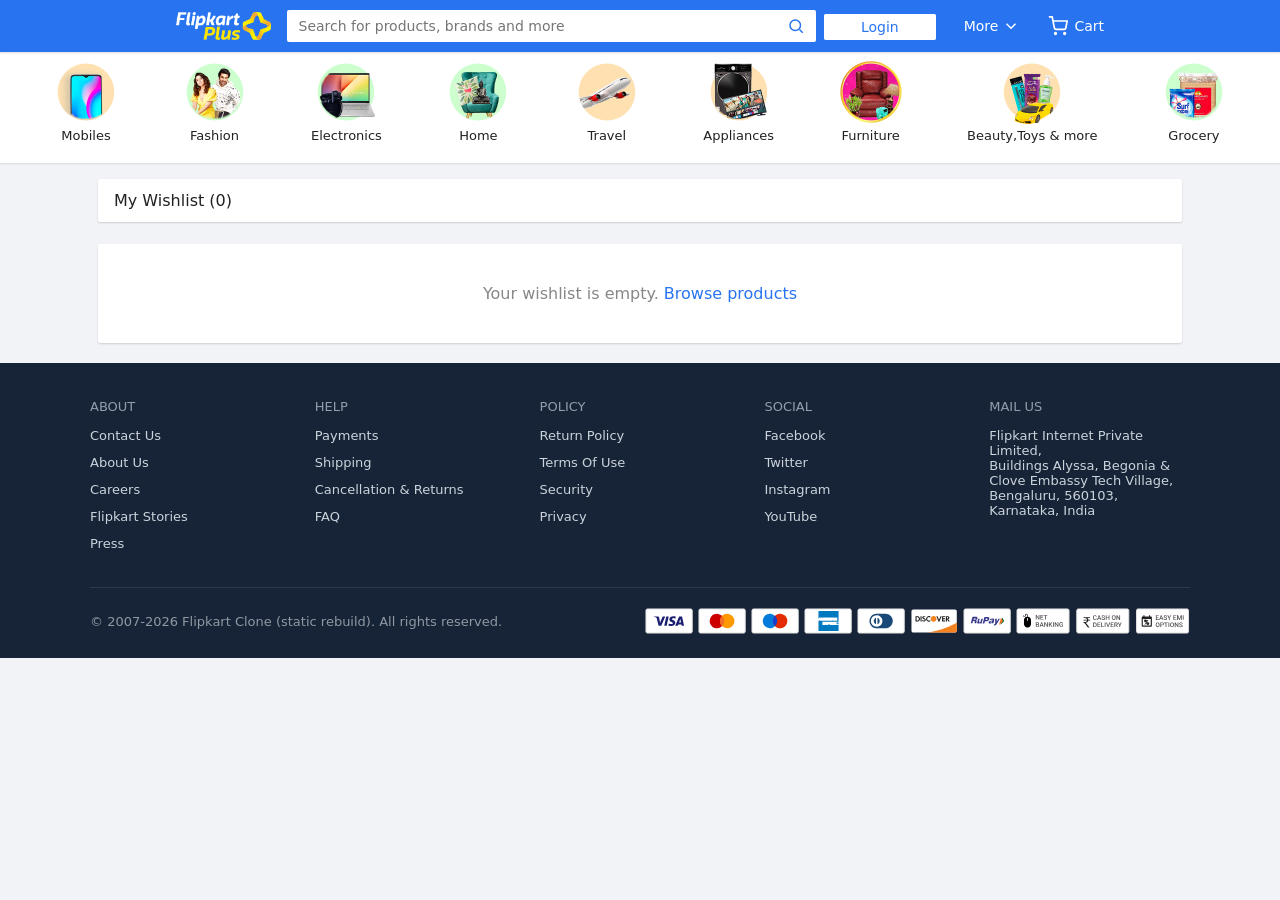
<file: site/wishlist.html>
<!DOCTYPE html>
<html lang="en">
<head>
  <meta charset="UTF-8"/>
  <meta name="viewport" content="width=device-width, initial-scale=1.0"/>
  <title>My Wishlist - Flipkart Clone</title>
  <link rel="stylesheet" href="css/style.css"/>
</head>
<body>
  <header class="site-header">
    <div class="header-inner">
      <div class="logo-search">
        <a href="index.html" class="logo-link">
          <img src="assets/images/logo.png" alt="Flipkart Logo" draggable="false"/>
        </a>
        <form class="searchbar" data-search-form>
          <input type="text" name="q" placeholder="Search for products, brands and more" autocomplete="off"/>
          <button type="submit" aria-label="Search">
            <svg width="18" height="18" viewBox="0 0 24 24" fill="none" stroke="currentColor" stroke-width="2"><circle cx="11" cy="11" r="7"/><path d="M21 21l-4.35-4.35"/></svg>
          </button>
        </form>
      </div>

      <div class="header-right">
        <div data-auth-slot></div>

        <span class="more-drop" data-more-drop>
          More
          <svg class="icon" viewBox="0 0 24 24" width="14" height="14" fill="none" stroke="currentColor" stroke-width="2"><path d="M6 9l6 6 6-6"/></svg>
        </span>
        <div class="dropdown-menu" data-more-menu style="display:none;right:0;">
          <ul>
            <li><a href="#">Notification Preferences</a></li>
            <li><a href="#">24x7 Customer Care</a></li>
            <li><a href="#">Advertise</a></li>
            <li><a href="#">Download App</a></li>
          </ul>
        </div>

        <a href="cart.html" class="cart-link">
          <svg width="20" height="20" viewBox="0 0 24 24" fill="none" stroke="currentColor" stroke-width="2"><circle cx="9" cy="21" r="1"/><circle cx="20" cy="21" r="1"/><path d="M1 1h4l2.68 13.39a2 2 0 0 0 2 1.61h9.72a2 2 0 0 0 2-1.61L23 6H6"/></svg>
          <span class="cart-badge" data-cart-badge style="display:none;">0</span>
          <span class="desktop-only">Cart</span>
        </a>
      </div>
    </div>
  </header>

  <section class="categories-bar">
    <div class="categories-list" data-categories-bar></div>
  </section>

  <main class="page-main">
    <div class="products-toolbar">
      <h1 data-wishlist-heading>My Wishlist (0)</h1>
    </div>
    <div class="products-grid" data-wishlist-grid></div>
  </main>

  <footer class="site-footer">
    <div class="footer-grid">
      <div>
        <h4>About</h4>
        <a href="#">Contact Us</a>
        <a href="#">About Us</a>
        <a href="#">Careers</a>
        <a href="#">Flipkart Stories</a>
        <a href="#">Press</a>
      </div>
      <div>
        <h4>Help</h4>
        <a href="#">Payments</a>
        <a href="#">Shipping</a>
        <a href="#">Cancellation &amp; Returns</a>
        <a href="#">FAQ</a>
      </div>
      <div>
        <h4>Policy</h4>
        <a href="#">Return Policy</a>
        <a href="#">Terms Of Use</a>
        <a href="#">Security</a>
        <a href="#">Privacy</a>
      </div>
      <div>
        <h4>Social</h4>
        <a href="#">Facebook</a>
        <a href="#">Twitter</a>
        <a href="#">Instagram</a>
        <a href="#">YouTube</a>
      </div>
      <div>
        <h4>Mail Us</h4>
        <a href="#">Flipkart Internet Private Limited,<br/>Buildings Alyssa, Begonia &amp;<br/>Clove Embassy Tech Village,<br/>Bengaluru, 560103,<br/>Karnataka, India</a>
      </div>
    </div>
    <div class="footer-bottom">
      <span>&copy; 2007-2026 Flipkart Clone (static rebuild). All rights reserved.</span>
      <img src="assets/images/payment-methods.svg" alt="payment methods"/>
    </div>
  </footer>

  <script src="js/data.js"></script>
  <script src="js/app.js"></script>

  <script src="js/wishlist.js"></script>
</body>
</html>
</file>
<file: site/css/style.css>
/* ==========================================================================
   Flipkart Clone — static rebuild
   ========================================================================== */

:root{
  --blue:#2874f0;
  --light-green:#14be47;
  --green:#388e3c;
  --yellow:#ff9f00;
  --orange:#fb641b;
  --dark-blue:#172337;
  --grey:#878787;
  --border:#e0e0e0;
  --bg:#f1f3f6;
}

*{box-sizing:border-box;}
html,body{margin:0;padding:0;}
body{
  font-family:'Roboto',ui-sans-serif,system-ui,-apple-system,"Segoe UI",Arial,sans-serif;
  background:var(--bg);
  color:#212121;
  -webkit-font-smoothing:antialiased;
}
a{color:inherit;text-decoration:none;}
ul{list-style:none;margin:0;padding:0;}
button{font-family:inherit;cursor:pointer;border:none;}
img{max-width:100%;display:block;}
input,select{font-family:inherit;}

.container{width:100%;margin:0 auto;}
@media(min-width:640px){.container{width:75%;}}

/* ---------------- Header ---------------- */
.site-header{
  background:var(--blue);
  position:fixed;top:0;left:0;right:0;
  width:100%;
  padding:10px 0;
  z-index:100;
  box-shadow:0 1px 2px rgba(0,0,0,.15);
}
.header-inner{
  width:100%;
  margin:0 auto;
  padding:0 6px;
  display:flex;
  align-items:center;
  justify-content:space-between;
  gap:8px;
}
@media(min-width:640px){.header-inner{width:75%;padding:0 16px;}}

.logo-search{display:flex;align-items:center;flex:1;min-width:0;}
.logo-link{height:28px;margin-right:6px;flex-shrink:0;}
@media(min-width:640px){.logo-link{margin-right:16px;}}
.logo-link img{height:100%;width:auto;object-fit:contain;}
.logo-tagline{font-size:9px;color:#ffe500;font-style:italic;display:block;margin-top:-3px;}

.searchbar{flex:1;position:relative;min-width:0;max-width:560px;}
.searchbar input{
  width:100%;border:none;border-radius:2px;padding:8px 40px 8px 12px;
  font-size:14px;outline:none;
}
.searchbar button{
  position:absolute;right:0;top:0;bottom:0;width:40px;
  background:transparent;display:flex;align-items:center;justify-content:center;color:var(--blue);
}

.header-right{display:flex;align-items:center;gap:6px;position:relative;}
@media(min-width:640px){.header-right{gap:28px;}}

.login-btn{
  padding:4px 14px;background:#fff;color:var(--blue);font-weight:500;
  border-radius:2px;border:1px solid #fff;font-size:14px;
}
@media(min-width:640px){.login-btn{padding:4px 36px;}}

.user-drop{display:flex;align-items:center;gap:4px;color:#fff;font-weight:500;cursor:pointer;font-size:14px;position:relative;}
.more-drop{display:none;align-items:center;gap:4px;color:#fff;font-weight:500;cursor:pointer;font-size:14px;position:relative;}
@media(min-width:640px){.more-drop{display:flex;}}

.dropdown-menu{
  position:absolute;top:36px;right:0;background:#fff;color:#212121;
  min-width:200px;box-shadow:0 2px 10px rgba(0,0,0,.25);border-radius:2px;z-index:50;
}
.dropdown-menu::before{
  content:"";position:absolute;top:-6px;right:20px;width:12px;height:12px;background:#fff;transform:rotate(45deg);
}
.dropdown-menu ul li a, .dropdown-menu ul li button{
  display:flex;align-items:center;gap:10px;width:100%;padding:10px 16px;font-size:14px;background:none;color:#212121;text-align:left;
}
.dropdown-menu ul li a:hover, .dropdown-menu ul li button:hover{background:var(--bg);color:var(--blue);}
.dropdown-menu .menu-head{padding:12px 16px;font-size:12px;color:var(--grey);border-bottom:1px solid var(--border);}

.cart-link{display:flex;align-items:center;gap:6px;color:#fff;font-weight:500;position:relative;font-size:14px;white-space:nowrap;}
.cart-badge{
  position:absolute;top:-10px;left:14px;background:#ff5252;color:#fff;font-size:10px;
  width:18px;height:18px;border-radius:50%;display:flex;align-items:center;justify-content:center;border:1px solid #fff;
}

/* ---------------- Categories bar ---------------- */
.categories-bar{
  display:none;background:#fff;margin-top:40px;margin-bottom:16px;padding:14px 48px;box-shadow:0 1px 2px rgba(0,0,0,.1);
}
@media(min-width:640px){.categories-bar{display:block;}}
.categories-list{display:flex;align-items:center;justify-content:space-between;}
.categories-list a{display:flex;flex-direction:column;align-items:center;gap:4px;padding:6px;}
.categories-list img{height:64px;width:64px;object-fit:contain;}
.categories-list span{font-size:13px;font-weight:500;color:#212121;}
.categories-list a:hover span{color:var(--blue);}

/* ---------------- Layout wrapper ---------------- */
.page-main{max-width:1100px;margin:0 auto;padding:0 8px;display:flex;flex-direction:column;gap:12px;margin-top:64px;}
@media(min-width:640px){.page-main{margin-top:8px;}}

/* ---------------- Banner ---------------- */
.banner{
  height:176px;width:100%;border-radius:2px;box-shadow:0 1px 3px rgba(0,0,0,.15);position:relative;overflow:hidden;background:#fff;
}
@media(min-width:640px){.banner{height:288px;}}
.banner-track{display:flex;height:100%;transition:transform .5s ease;}
.banner-track img{height:100%;width:100%;object-fit:cover;flex-shrink:0;}
.banner-nav{position:absolute;top:50%;transform:translateY(-50%);background:rgba(0,0,0,.25);color:#fff;width:30px;height:30px;border-radius:50%;display:flex;align-items:center;justify-content:center;z-index:5;}
.banner-nav:hover{background:rgba(0,0,0,.45);}
.banner-prev{left:10px;}
.banner-next{right:10px;}

/* ---------------- Section card ---------------- */
.section-card{background:#fff;box-shadow:0 1px 2px rgba(0,0,0,.15);border-radius:2px;padding:14px 0 4px;}
.section-head{display:flex;align-items:baseline;justify-content:space-between;padding:0 16px 10px;border-bottom:1px solid var(--border);margin-bottom:8px;}
.section-head h2{font-size:18px;font-weight:500;margin:0;}
.section-head span.tag{font-size:12px;color:var(--grey);margin-left:8px;}
.section-head a{font-size:13px;color:var(--blue);font-weight:500;}

.deal-row{display:flex;gap:0;overflow-x:auto;padding:6px 8px 14px;scrollbar-width:thin;}
.deal-card{flex:0 0 150px;padding:10px;text-align:center;cursor:pointer;}
.deal-card img{height:120px;width:100%;object-fit:contain;margin-bottom:8px;}
.deal-card .name{font-size:13px;color:#212121;height:34px;overflow:hidden;}
.deal-card .off{color:var(--green);font-weight:500;font-size:13px;margin-top:4px;}

.slider-row{display:flex;gap:0;overflow-x:auto;padding:6px 8px 18px;}
.slider-card{flex:0 0 200px;padding:12px;text-align:center;cursor:pointer;border-right:1px solid var(--border);}
.slider-card img{height:160px;width:100%;object-fit:contain;margin-bottom:10px;}
.slider-card .name{font-size:13px;color:#212121;height:36px;overflow:hidden;}
.slider-card .price-row{display:flex;justify-content:center;gap:6px;font-size:13px;margin-top:4px;align-items:baseline;}
.slider-card .cut{color:var(--grey);text-decoration:line-through;font-size:11px;}
.slider-card .off{color:var(--green);font-size:11px;}

/* ---------------- Product grid ---------------- */
.grid-wrap{display:flex;gap:14px;align-items:flex-start;width:100%;}
.filters{
  width:220px;flex-shrink:0;background:#fff;box-shadow:0 1px 2px rgba(0,0,0,.15);border-radius:2px;padding:14px;display:none;
}
@media(min-width:768px){.filters{display:block;}}
.filters h3{font-size:16px;margin:0 0 10px;}
.filter-group{border-top:1px solid var(--border);padding:12px 0;}
.filter-group h4{font-size:14px;margin:0 0 10px;text-transform:uppercase;color:#212121;}
.filter-group label{display:flex;align-items:center;gap:8px;font-size:14px;margin-bottom:10px;color:#212121;cursor:pointer;}
.filter-group input[type=range]{width:100%;}
.clear-filters{color:var(--blue);font-size:12px;font-weight:600;cursor:pointer;}

.products-col{flex:1;min-width:0;}
.products-toolbar{
  background:#fff;box-shadow:0 1px 2px rgba(0,0,0,.15);border-radius:2px;
  padding:12px 16px;display:flex;align-items:center;justify-content:space-between;margin-bottom:10px;flex-wrap:wrap;gap:8px;
}
.products-toolbar h1{font-size:16px;font-weight:500;margin:0;}
.products-toolbar select{border:1px solid var(--border);padding:6px 10px;border-radius:2px;font-size:13px;}

.products-grid{
  background:#fff;box-shadow:0 1px 2px rgba(0,0,0,.15);border-radius:2px;
  display:grid;grid-template-columns:repeat(2,1fr);
}
@media(min-width:640px){.products-grid{grid-template-columns:repeat(3,1fr);}}
@media(min-width:900px){.products-grid{grid-template-columns:repeat(4,1fr);}}

.product-card{
  display:flex;flex-direction:column;align-items:flex-start;gap:8px;padding:16px 12px;position:relative;border:1px solid transparent;
}
.product-card:hover{box-shadow:0 4px 14px rgba(0,0,0,.15);border-color:var(--border);z-index:2;}
.product-card .thumb{width:100%;height:170px;display:flex;align-items:center;justify-content:center;}
.product-card .thumb img{max-height:100%;object-fit:contain;}
.product-card .p-name{font-size:13px;margin-top:6px;color:#212121;line-height:1.3;}
.product-card:hover .p-name{color:var(--blue);}
.rating-badge{
  font-size:12px;background:var(--green);color:#fff;padding:2px 6px;border-radius:2px;display:inline-flex;align-items:center;gap:3px;
}
.reviews-count{font-size:12px;color:var(--grey);margin-left:6px;}
.price-line{display:flex;align-items:baseline;gap:6px;font-weight:500;font-size:15px;}
.price-line .cut{color:var(--grey);text-decoration:line-through;font-weight:400;font-size:12px;}
.price-line .off{color:var(--green);font-size:12px;font-weight:500;}
.wishlist-btn{position:absolute;top:14px;right:12px;color:#c7c7c7;font-size:18px;background:none;padding:2px;}
.wishlist-btn.active{color:#ff5252;}
.no-results{padding:40px;text-align:center;color:var(--grey);grid-column:1/-1;}

/* ---------------- Product details ---------------- */
.pd-wrap{display:flex;gap:0;background:#fff;box-shadow:0 1px 2px rgba(0,0,0,.15);flex-direction:column;}
@media(min-width:768px){.pd-wrap{flex-direction:row;}}
.pd-left{padding:24px;width:100%;}
@media(min-width:768px){.pd-left{width:340px;flex-shrink:0;border-right:1px solid var(--border);position:sticky;top:70px;align-self:flex-start;}}
.pd-image{width:100%;height:320px;display:flex;align-items:center;justify-content:center;margin-bottom:16px;}
.pd-image img{max-height:100%;object-fit:contain;}
.pd-actions{display:flex;gap:10px;}
.btn{flex:1;padding:14px 0;text-align:center;font-weight:500;color:#fff;border-radius:2px;font-size:15px;letter-spacing:.3px;}
.btn-cart{background:var(--yellow);}
.btn-buy{background:var(--orange);}
.btn-outline{background:#fff;color:var(--blue);border:1px solid var(--blue);}
.btn:disabled{background:var(--grey);cursor:not-allowed;}

.pd-right{padding:24px;flex:1;min-width:0;}
.pd-right h1{font-size:20px;font-weight:400;margin:0 0 6px;}
.pd-right .brand{color:var(--grey);font-size:13px;margin-bottom:8px;}
.pd-price{font-size:28px;font-weight:500;margin:14px 0 4px;}
.pd-price .cut{font-size:16px;color:var(--grey);text-decoration:line-through;font-weight:400;margin-left:10px;}
.pd-price .off{font-size:16px;color:var(--green);font-weight:500;margin-left:10px;}
.pd-section{border-top:1px solid var(--border);padding:16px 0;}
.pd-section h3{font-size:14px;text-transform:uppercase;color:var(--grey);margin:0 0 10px;letter-spacing:.3px;}
.pd-section ul{padding-left:18px;}
.pd-section ul li{list-style:disc;font-size:14px;margin-bottom:6px;line-height:1.4;}
.stock-line{font-size:13px;font-weight:500;margin:6px 0 14px;}
.stock-in{color:var(--green);}
.stock-out{color:#ff5252;}

.related-wrap{background:#fff;margin-top:14px;box-shadow:0 1px 2px rgba(0,0,0,.15);}

/* ---------------- Cart ---------------- */
.cart-layout{display:flex;flex-direction:column;gap:14px;}
@media(min-width:640px){.cart-layout{flex-direction:row;}}
.cart-col{flex:1;display:flex;flex-direction:column;gap:14px;min-width:0;}
.cart-block{background:#fff;box-shadow:0 1px 2px rgba(0,0,0,.15);}
.cart-block-head{font-weight:500;font-size:17px;padding:16px;border-bottom:1px solid var(--border);}
.cart-item{display:flex;gap:16px;padding:16px;border-bottom:1px solid var(--border);}
.cart-item img{width:90px;height:90px;object-fit:contain;flex-shrink:0;}
.cart-item-info{flex:1;min-width:0;}
.cart-item-info .name{font-size:14px;margin-bottom:6px;}
.cart-item-info .seller{font-size:12px;color:var(--grey);margin-bottom:8px;}
.cart-item-info .price-line{margin-bottom:10px;}
.qty-control{display:flex;align-items:center;gap:10px;}
.qty-control button{width:26px;height:26px;border:1px solid var(--border);background:#fff;border-radius:2px;font-size:15px;}
.qty-control span{min-width:18px;text-align:center;}
.cart-item-actions{display:flex;gap:16px;margin-top:10px;font-size:13px;font-weight:600;color:var(--grey);}
.cart-item-actions button{color:var(--grey);background:none;}
.cart-item-actions button:hover{color:var(--blue);}
.place-order-row{display:flex;justify-content:flex-end;padding:14px;}
.place-order-row .btn{width:100%;}
@media(min-width:640px){.place-order-row .btn{width:33%;}}

.price-sidebar{
  width:100%;background:#fff;box-shadow:0 1px 2px rgba(0,0,0,.15);align-self:flex-start;
}
@media(min-width:640px){.price-sidebar{width:320px;flex-shrink:0;}}
.price-sidebar h3{font-size:15px;color:var(--grey);text-transform:uppercase;padding:16px;border-bottom:1px solid var(--border);margin:0;}
.price-row{display:flex;justify-content:space-between;padding:8px 16px;font-size:14px;}
.price-row.total{font-weight:600;font-size:16px;border-top:1px dashed var(--border);margin-top:6px;padding-top:14px;}
.savings{color:var(--green);}
.empty-state{display:flex;flex-direction:column;align-items:center;padding:60px 20px;text-align:center;}
.empty-state img{width:180px;margin-bottom:20px;}
.empty-state .btn{width:auto;padding:10px 24px;}

/* ---------------- Auth pages ---------------- */
.auth-wrap{display:flex;width:100%;max-width:750px;margin:70px auto 40px;box-shadow:0 1px 4px rgba(0,0,0,.2);min-height:480px;}
.auth-side{background:var(--blue);color:#fff;width:40%;padding:40px 30px;display:none;flex-direction:column;justify-content:space-between;}
@media(min-width:640px){.auth-side{display:flex;}}
.auth-side h2{font-size:26px;font-weight:500;margin:0 0 10px;}
.auth-side p{font-size:16px;color:#dbe6fd;}
.auth-side img{width:180px;align-self:center;}
.auth-form{flex:1;background:#fff;padding:34px 30px;display:flex;flex-direction:column;gap:20px;}
.field{position:relative;}
.field input{
  width:100%;border:none;border-bottom:1px solid var(--border);padding:8px 2px;font-size:15px;outline:none;background:transparent;
}
.field input:focus{border-color:var(--blue);}
.field label{font-size:12px;color:var(--grey);}
.field-error{color:#ff5252;font-size:12px;margin-top:4px;display:none;}
.terms{font-size:11px;color:var(--grey);}
.terms a{color:var(--blue);}
.auth-form .btn{
  width:100%;
  flex:none;
  background:var(--orange);
  padding:12px 0;
  font-size:12px;
  border-radius:2px;
}
.auth-alt{display:flex;justify-content:space-between;align-items:center;border:1px solid var(--border);border-radius:2px;padding:12px 16px;font-weight:500;color:#212121;}
.auth-alt a{color:var(--blue);font-weight:600;}
.forgot-link{color:var(--blue);font-size:13px;align-self:flex-end;font-weight:500;}

/* ---------------- Account ---------------- */
.account-layout{display:flex;flex-direction:column;gap:14px;}
@media(min-width:768px){.account-layout{flex-direction:row;}}
.account-sidebar{width:100%;background:#fff;box-shadow:0 1px 2px rgba(0,0,0,.15);}
@media(min-width:768px){.account-sidebar{width:280px;flex-shrink:0;}}
.account-sidebar .user-card{display:flex;align-items:center;gap:14px;padding:18px;border-bottom:1px solid var(--border);}
.account-sidebar .avatar{width:44px;height:44px;border-radius:50%;background:var(--blue);color:#fff;display:flex;align-items:center;justify-content:center;font-weight:600;font-size:18px;}
.account-sidebar .greet{font-size:12px;color:var(--grey);}
.account-sidebar nav a, .account-sidebar nav button{display:flex;align-items:center;gap:12px;padding:14px 18px;font-size:14px;width:100%;text-align:left;background:none;border-bottom:1px solid var(--border);}
.account-sidebar nav a:hover, .account-sidebar nav button:hover{color:var(--blue);background:var(--bg);}
.account-main{flex:1;background:#fff;box-shadow:0 1px 2px rgba(0,0,0,.15);padding:24px;min-width:0;}
.account-main h2{font-size:18px;font-weight:500;border-bottom:1px solid var(--border);padding-bottom:14px;margin:0 0 18px;}
.info-row{display:flex;justify-content:space-between;padding:10px 0;border-bottom:1px solid #f1f1f1;font-size:14px;max-width:420px;}
.info-row span:first-child{color:var(--grey);}

/* ---------------- Footer ---------------- */
.site-footer{background:var(--dark-blue);color:#9099a2;margin-top:20px;padding:36px 8px 90px;}
@media(min-width:640px){.site-footer{padding:36px 48px 24px;}}
.footer-grid{display:grid;grid-template-columns:repeat(2,1fr);gap:24px;max-width:1100px;margin:0 auto;}
@media(min-width:768px){.footer-grid{grid-template-columns:repeat(5,1fr);}}
.footer-grid h4{color:#909fad;font-size:13px;text-transform:uppercase;margin:0 0 14px;font-weight:500;}
.footer-grid a{display:block;color:#cbd4db;font-size:13px;margin-bottom:12px;}
.footer-grid a:hover{text-decoration:underline;}
.footer-bottom{max-width:1100px;margin:24px auto 0;padding-top:20px;border-top:1px solid #2b3a4d;display:flex;flex-direction:column;gap:14px;align-items:center;text-align:center;}
@media(min-width:768px){.footer-bottom{flex-direction:row;justify-content:space-between;}}
.footer-bottom img{height:26px;}
.footer-bottom span{font-size:13px;}

/* ---------------- Toast ---------------- */
.toast{
  position:fixed;bottom:24px;left:50%;transform:translateX(-50%) translateY(20px);
  background:#212121;color:#fff;padding:12px 22px;border-radius:4px;font-size:14px;
  opacity:0;pointer-events:none;transition:all .25s ease;z-index:999;box-shadow:0 4px 12px rgba(0,0,0,.3);
}
.toast.show{opacity:1;transform:translateX(-50%) translateY(0);}

/* ---------------- Misc ---------------- */
.mobile-only{display:block;}
@media(min-width:640px){.mobile-only{display:none;}}
.desktop-only{display:none;}
@media(min-width:640px){.desktop-only{display:block;}}
.section-gap{margin-top:14px;}
.icon{width:18px;height:18px;display:inline-block;vertical-align:middle;}
.star{font-size:12px;}
.breadcrumb{font-size:12px;color:var(--grey);max-width:1100px;margin:0 auto;padding:0 8px;}
.breadcrumb a{color:var(--grey);}
.breadcrumb a:hover{color:var(--blue);}
</file>
<file: site/css/admin.css>
:root{--blue:#2874f0;--ink:#182230;--muted:#667085;--line:#e8ecf2;--canvas:#f6f8fb;--surface:#fff;--green:#12b76a;--orange:#f79009;--red:#f04438;--violet:#7f56d9;--shadow:0 6px 20px rgba(16,24,40,.06)}*{box-sizing:border-box}body{margin:0;background:var(--canvas);color:var(--ink);font:14px Inter,Roboto,Arial,sans-serif}.admin-shell{min-height:100vh;display:flex}.sidebar{width:255px;position:fixed;inset:0 auto 0 0;background:#101828;color:#d0d5dd;z-index:20;display:flex;flex-direction:column;transition:.2s}.admin-brand{height:76px;padding:20px 23px;color:#fff;text-decoration:none;display:flex;align-items:center;gap:7px;font-size:20px}.admin-brand span{display:grid;place-items:center;width:27px;height:27px;background:#ffe500;color:#1d2939;border-radius:7px;font-weight:900;font-style:italic}.admin-brand small{font-size:9px;color:#98a2b3;letter-spacing:1px;margin-left:2px;align-self:flex-end;margin-bottom:9px}.side-nav{padding:7px 12px;overflow:auto}.side-nav p{font-size:10px;letter-spacing:.8px;margin:18px 12px 7px;color:#667085;font-weight:700}.nav-link{background:none;border:0;color:#c7ceda;width:100%;padding:11px 12px;border-radius:7px;text-align:left;display:flex;gap:12px;align-items:center;font:14px inherit;cursor:pointer;margin:2px 0}.nav-link span{flex:1}.nav-link:hover,.nav-link.active{background:#1d2939;color:#fff}.nav-link.active{box-shadow:inset 3px 0 #5294ff}.nav-link em{font-style:normal;font-size:10px;background:#344054;padding:2px 6px;border-radius:10px}.nav-link em.danger{background:#b42318;color:#fff}.sidebar-user{padding:16px;border-top:1px solid #344054;display:flex;align-items:center;gap:9px;margin-top:auto}.avatar{width:31px;height:31px;border-radius:50%;display:grid;place-items:center;background:#d1e9ff;color:#175cd3;font-size:10px;font-weight:700}.sidebar-user div{display:grid;gap:2px;flex:1}.sidebar-user b{font-size:12px;color:white}.sidebar-user small{font-size:11px;color:#98a2b3}.sidebar-user button{color:#98a2b3;border:0;background:none;font-size:18px}.admin-main{margin-left:255px;min-width:0;flex:1}.topbar{height:76px;padding:0 32px;background:var(--surface);border-bottom:1px solid var(--line);display:flex;align-items:center;gap:18px;position:sticky;top:0;z-index:10}.global-search{display:flex;align-items:center;gap:10px;border:1px solid var(--line);width:min(480px,55vw);height:39px;border-radius:7px;padding:0 10px;color:#98a2b3}.global-search input{border:0;outline:0;font:inherit;flex:1;background:transparent}.global-search kbd{font-size:10px;color:#98a2b3;border:1px solid var(--line);padding:2px 5px;border-radius:4px}.top-actions{margin-left:auto;display:flex;align-items:center;gap:13px}.icon-btn{border:0;background:none;cursor:pointer;color:#475467;font-size:19px;position:relative}.notification i{position:absolute;width:6px;height:6px;border-radius:50%;background:var(--red);top:1px;right:1px}.profile-button{display:flex;align-items:center;gap:8px;border:0;background:none;font:inherit;color:#344054;cursor:pointer}.profile-button b{font-size:13px}.menu-toggle{display:none}.workspace{padding:25px 32px 46px;max-width:1600px}.breadcrumb{font-size:12px;color:#98a2b3;margin-bottom:13px;display:flex;gap:8px}.breadcrumb span:last-child{color:#475467}.page-head{display:flex;justify-content:space-between;align-items:flex-start;gap:16px;margin-bottom:23px}.page-head h1{font-size:25px;margin:0 0 7px;letter-spacing:-.4px}.page-head p{margin:0;color:var(--muted)}.button{border:1px solid transparent;background:var(--blue);color:#fff;border-radius:6px;padding:10px 14px;cursor:pointer;font:600 13px inherit;white-space:nowrap}.button:hover{filter:brightness(.95)}.button.secondary{background:#fff;color:#344054;border-color:#d0d5dd}.button.danger{background:var(--red)}.toolbar{background:var(--surface);border:1px solid var(--line);border-radius:9px;padding:13px;display:flex;gap:10px;align-items:center;margin-bottom:16px;box-shadow:var(--shadow)}.toolbar input,.toolbar select,.form-grid input,.form-grid select,.form-grid textarea{height:37px;border:1px solid #d0d5dd;border-radius:6px;padding:0 10px;font:inherit;color:#344054;background:#fff;outline-color:var(--blue)}.toolbar input{width:260px}.toolbar .push{margin-left:auto}.metrics{display:grid;grid-template-columns:repeat(4,minmax(0,1fr));gap:16px;margin-bottom:17px}.metric{background:var(--surface);border:1px solid var(--line);border-radius:9px;padding:17px;box-shadow:var(--shadow);min-height:112px}.metric-top{display:flex;justify-content:space-between;color:var(--muted);font-size:12px}.metric-icon{width:33px;height:33px;display:grid;place-items:center;border-radius:8px;background:#eff8ff;color:var(--blue);font-size:17px}.metric strong{display:block;font-size:23px;margin:14px 0 4px;letter-spacing:-.5px}.metric small.up{color:var(--green)}.metric small.down{color:var(--red)}.grid-two{display:grid;grid-template-columns:1.4fr .9fr;gap:17px;margin-bottom:17px}.panel{background:var(--surface);border:1px solid var(--line);border-radius:9px;box-shadow:var(--shadow);overflow:hidden}.panel-head{display:flex;align-items:center;justify-content:space-between;padding:17px 18px;border-bottom:1px solid var(--line)}.panel-head h2{font-size:15px;margin:0}.panel-head a{font-size:12px;color:var(--blue);cursor:pointer}.chart{height:235px;padding:15px 18px 24px;display:flex;align-items:flex-end;gap:10px;background:linear-gradient(#fff 24%,#eff2f6 25%,#fff 26%,#fff 49%,#eff2f6 50%,#fff 51%,#fff 74%,#eff2f6 75%,#fff 76%)}.bar{flex:1;min-width:10px;background:linear-gradient(180deg,#5294ff,#2874f0);border-radius:5px 5px 1px 1px;position:relative}.bar span{position:absolute;bottom:-19px;font-size:10px;color:#98a2b3;left:50%;transform:translateX(-50%)}.donut-wrap{height:235px;display:grid;place-items:center;grid-template-columns:1fr 1fr;padding:15px}.donut{width:145px;height:145px;border-radius:50%;background:conic-gradient(var(--green) 0 42%,var(--blue) 42% 70%,var(--orange) 70% 87%,var(--red) 87%);position:relative}.donut:after{content:'1,287\A Orders';white-space:pre;display:grid;place-items:center;text-align:center;position:absolute;inset:29px;background:#fff;border-radius:50%;font-size:12px;font-weight:700;line-height:1.7}.legend{font-size:12px;line-height:2.1}.legend i{width:8px;height:8px;display:inline-block;border-radius:50%;margin-right:6px}.legend b{float:right;margin-left:24px}.table-wrap{overflow:auto}.data-table{border-collapse:collapse;width:100%;min-width:660px}.data-table th{text-align:left;background:#fcfcfd;border-bottom:1px solid var(--line);color:#667085;text-transform:uppercase;letter-spacing:.3px;font-size:10px;padding:11px 17px}.data-table td{padding:13px 17px;border-bottom:1px solid var(--line);font-size:13px;vertical-align:middle}.data-table tr:last-child td{border:0}.data-table tr:hover td{background:#fcfdff}.product-cell{display:flex;align-items:center;gap:10px;min-width:180px}.product-cell img{width:34px;height:34px;object-fit:contain;background:#f8fafc;border-radius:5px}.product-cell b,.customer-cell b{display:block;font-size:12px}.product-cell small,.customer-cell small{color:var(--muted);font-size:11px}.status{font-size:11px;font-weight:600;border-radius:12px;padding:4px 8px;display:inline-block}.success{background:#ecfdf3;color:#027a48}.warning{background:#fffaeb;color:#b54708}.info{background:#eff8ff;color:#175cd3}.danger{background:#fef3f2;color:#b42318}.neutral{background:#f2f4f7;color:#475467}.actions{border:0;background:none;font-size:17px;color:#667085;cursor:pointer}.pagination{padding:13px 17px;display:flex;align-items:center;justify-content:space-between;border-top:1px solid var(--line);color:var(--muted);font-size:12px}.pages{display:flex;gap:4px}.pages button{background:#fff;border:1px solid var(--line);border-radius:5px;padding:4px 8px;cursor:pointer}.pages button.active{background:#eff8ff;color:var(--blue);border-color:#b2ddff}.activity{padding:4px 18px}.activity-item{display:flex;gap:10px;padding:13px 0;border-bottom:1px solid var(--line)}.activity-item:last-child{border:0}.activity-dot{width:8px;height:8px;border-radius:50%;background:var(--blue);margin-top:4px}.activity-item p{margin:0;font-size:12px;line-height:1.5}.activity-item small{color:var(--muted)}.empty,.error-state{padding:50px 20px;text-align:center;color:var(--muted)}.empty strong,.error-state strong{display:block;color:var(--ink);margin:9px;font-size:15px}.skeleton{height:16px;background:linear-gradient(90deg,#eef1f5 25%,#f8f9fb 37%,#eef1f5 63%);background-size:400% 100%;animation:shimmer 1.4s infinite;border-radius:4px;margin:11px}@keyframes shimmer{to{background-position:-135% 0}}.modal-root{position:fixed;inset:0;z-index:50;pointer-events:none}.modal-root.show{pointer-events:auto}.overlay{position:absolute;inset:0;background:rgba(16,24,40,.45)}.modal{position:absolute;top:50%;left:50%;transform:translate(-50%,-50%);width:min(640px,calc(100% - 30px));max-height:92vh;overflow:auto;background:#fff;border-radius:10px;box-shadow:0 20px 50px rgba(0,0,0,.25)}.modal-head{padding:19px 21px;border-bottom:1px solid var(--line);display:flex;justify-content:space-between}.modal-head h2{margin:0;font-size:17px}.modal-head button{border:0;background:none;font-size:21px;cursor:pointer}.modal-body{padding:20px}.modal-foot{padding:15px 20px;border-top:1px solid var(--line);display:flex;justify-content:flex-end;gap:9px}.form-grid{display:grid;grid-template-columns:1fr 1fr;gap:15px}.form-grid label{font-size:12px;font-weight:600;display:grid;gap:6px}.form-grid .wide{grid-column:1/-1}.form-grid textarea{height:75px;padding:10px;resize:vertical}.field-error{font-size:11px;color:var(--red);min-height:12px}.toast-root{position:fixed;right:22px;bottom:22px;z-index:70;display:grid;gap:8px}.toast{background:#182230;color:white;border-radius:7px;padding:12px 15px;box-shadow:var(--shadow);font-size:13px;animation:slide .2s ease}.toast.success{background:#027a48;color:#fff}@keyframes slide{from{transform:translateX(20px);opacity:0}}[data-theme=dark]{--canvas:#101828;--surface:#182230;--ink:#f9fafb;--muted:#98a2b3;--line:#344054}[data-theme=dark] .toolbar,[data-theme=dark] .form-grid input,[data-theme=dark] .form-grid select,[data-theme=dark] .form-grid textarea,[data-theme=dark] .pages button{background:#182230;color:#e4e7ec}[data-theme=dark] .topbar{background:#182230}[data-theme=dark] .chart{background:linear-gradient(#182230 24%,#344054 25%,#182230 26%,#182230 49%,#344054 50%,#182230 51%,#182230 74%,#344054 75%,#182230 76%)}[data-theme=dark] .donut:after{background:#182230}[data-theme=dark] .data-table th{background:#1d2939}[data-theme=dark] .data-table tr:hover td{background:#1d2939}@media(max-width:1050px){.metrics{grid-template-columns:repeat(2,1fr)}.grid-two{grid-template-columns:1fr}.sidebar{width:225px}.admin-main{margin-left:225px}}@media(max-width:740px){.sidebar{transform:translateX(-100%);width:260px}.sidebar.open{transform:translateX(0);box-shadow:5px 0 20px rgba(0,0,0,.25)}.admin-main{margin:0}.topbar{height:62px;padding:0 15px}.menu-toggle{display:block}.global-search{width:auto;flex:1}.global-search kbd,.profile-button span:not(.avatar),.profile-button b{display:none}.workspace{padding:19px 15px}.page-head{align-items:stretch;flex-direction:column}.page-head .button{align-self:flex-start}.metrics{grid-template-columns:1fr 1fr;gap:10px}.metric{padding:13px;min-height:100px}.metric strong{font-size:19px;margin:10px 0 3px}.toolbar{flex-wrap:wrap}.toolbar input{width:100%}.toolbar .push{margin-left:0}.form-grid{grid-template-columns:1fr}.form-grid .wide{grid-column:auto}.donut-wrap{grid-template-columns:1fr}.donut-wrap .legend{display:none}.top-actions{gap:8px}}
</file>
